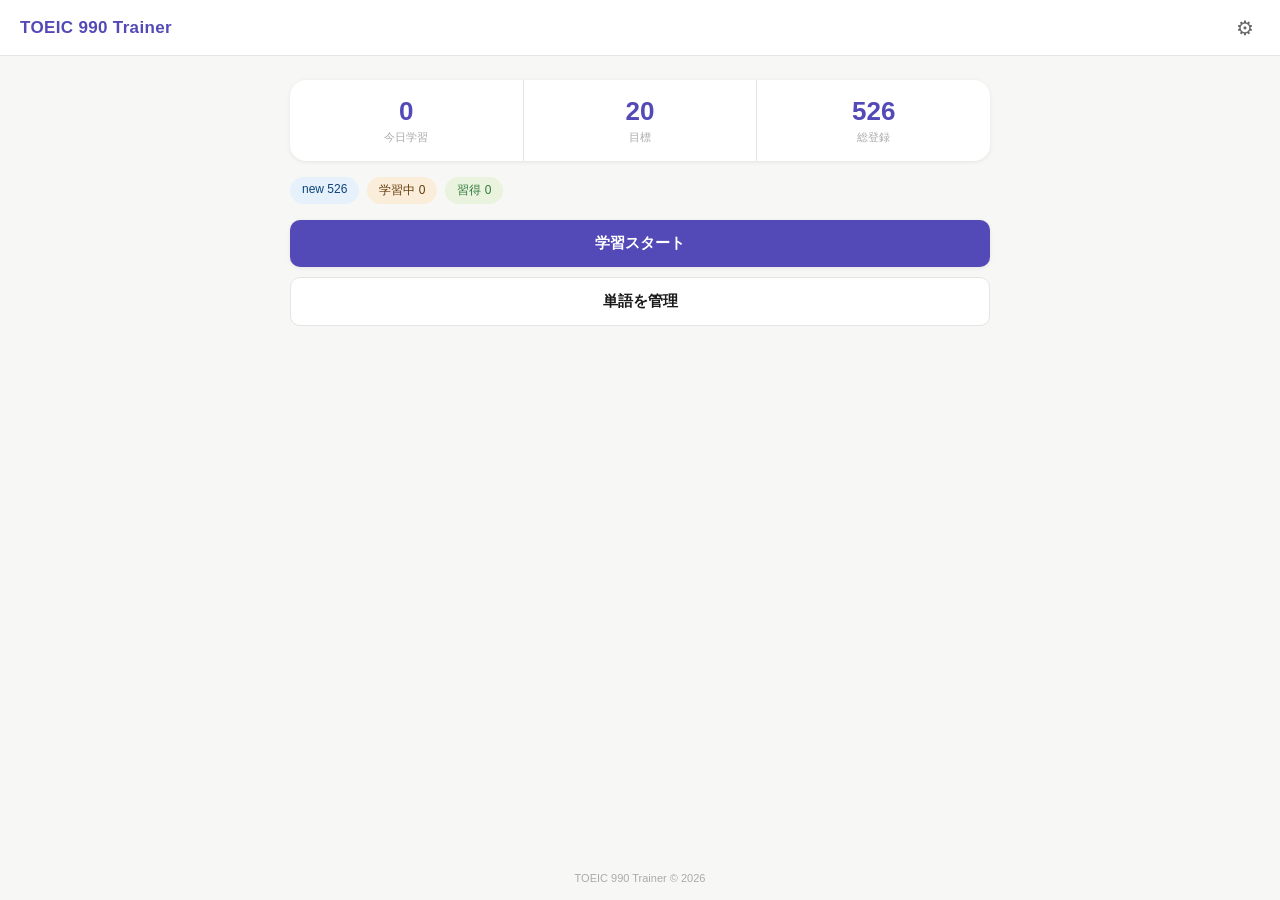
<file: index.html>
<!DOCTYPE html>
<html lang="ja">
<head>
  <meta charset="UTF-8">
  <meta name="viewport" content="width=device-width, initial-scale=1.0">
  <title>TOEIC 990 Trainer</title>
  <link rel="stylesheet" href="css/style.css">
</head>
<body>

  <!-- ヘッダー -->
  <header class="header">
    <h1 class="header__title">TOEIC 990 Trainer</h1>
    <button class="header__settings" aria-label="設定">⚙</button>
  </header>

  <!-- メインコンテンツ -->
  <main class="main">

    <!-- 進捗サマリー -->
    <section class="stats" aria-label="本日の進捗">
      <div class="stats__item">
        <span class="stats__num" id="studied-count">0</span>
        <span class="stats__label">今日学習</span>
      </div>
      <div class="stats__item">
        <span class="stats__num" id="goal-count">20</span>
        <span class="stats__label">目標</span>
      </div>
      <div class="stats__item">
        <span class="stats__num" id="total-count">0</span>
        <span class="stats__label">総登録</span>
      </div>
    </section>

    <!-- ステータス内訳 -->
    <section class="status-badges" aria-label="ステータス内訳">
      <span class="badge badge--new">new <span id="new-count">0</span></span>
      <span class="badge badge--learning">学習中 <span id="learning-count">0</span></span>
      <span class="badge badge--mastered">習得 <span id="mastered-count">0</span></span>
    </section>

    <!-- アクションボタン -->
    <div class="actions">
      <button class="btn btn--primary" id="start-btn">学習スタート</button>
      <button class="btn btn--neutral" id="manage-btn">単語を管理</button>
    </div>

  </main>

  <!-- フッター -->
  <footer class="footer">
    <p>TOEIC 990 Trainer &copy; 2026</p>
  </footer>

  <!-- JS読み込み -->
  <script src="js/storage.js"></script>
  <script src="js/home.js"></script>

</body>
</html>
</file>
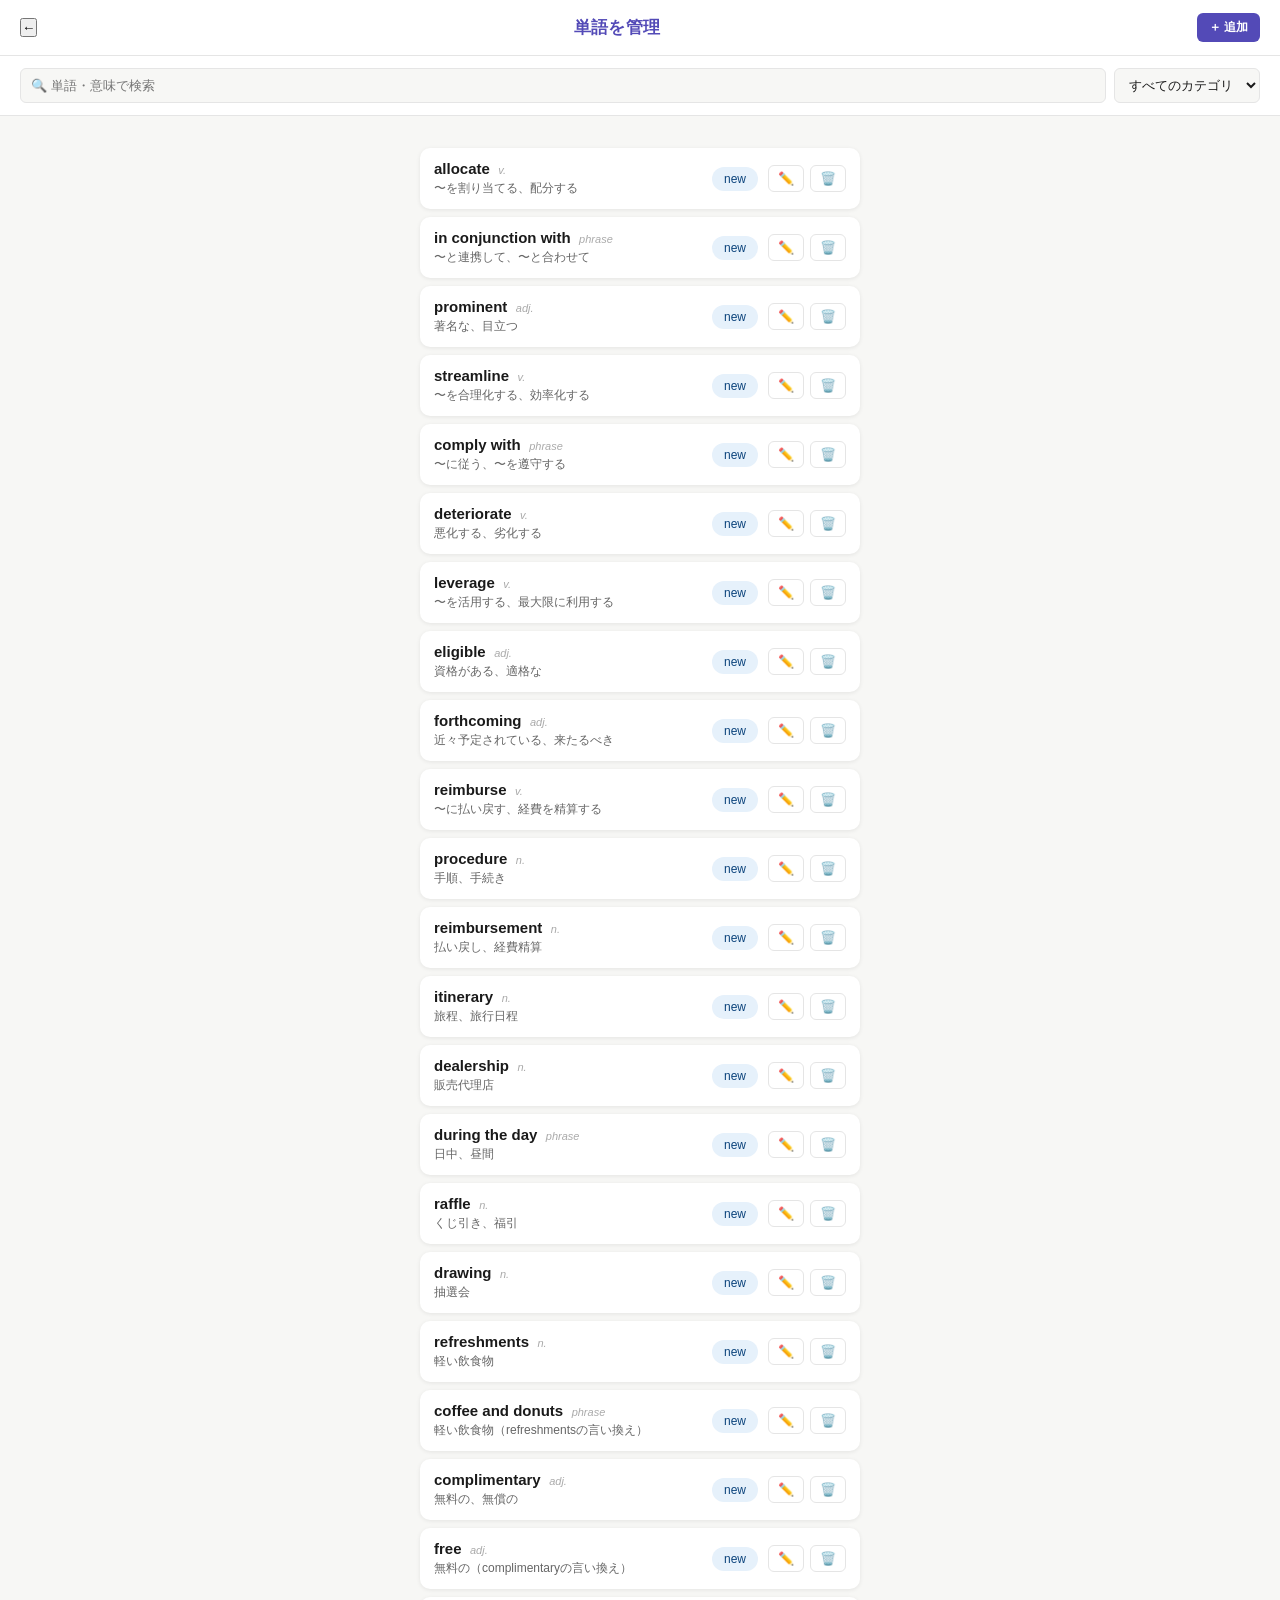
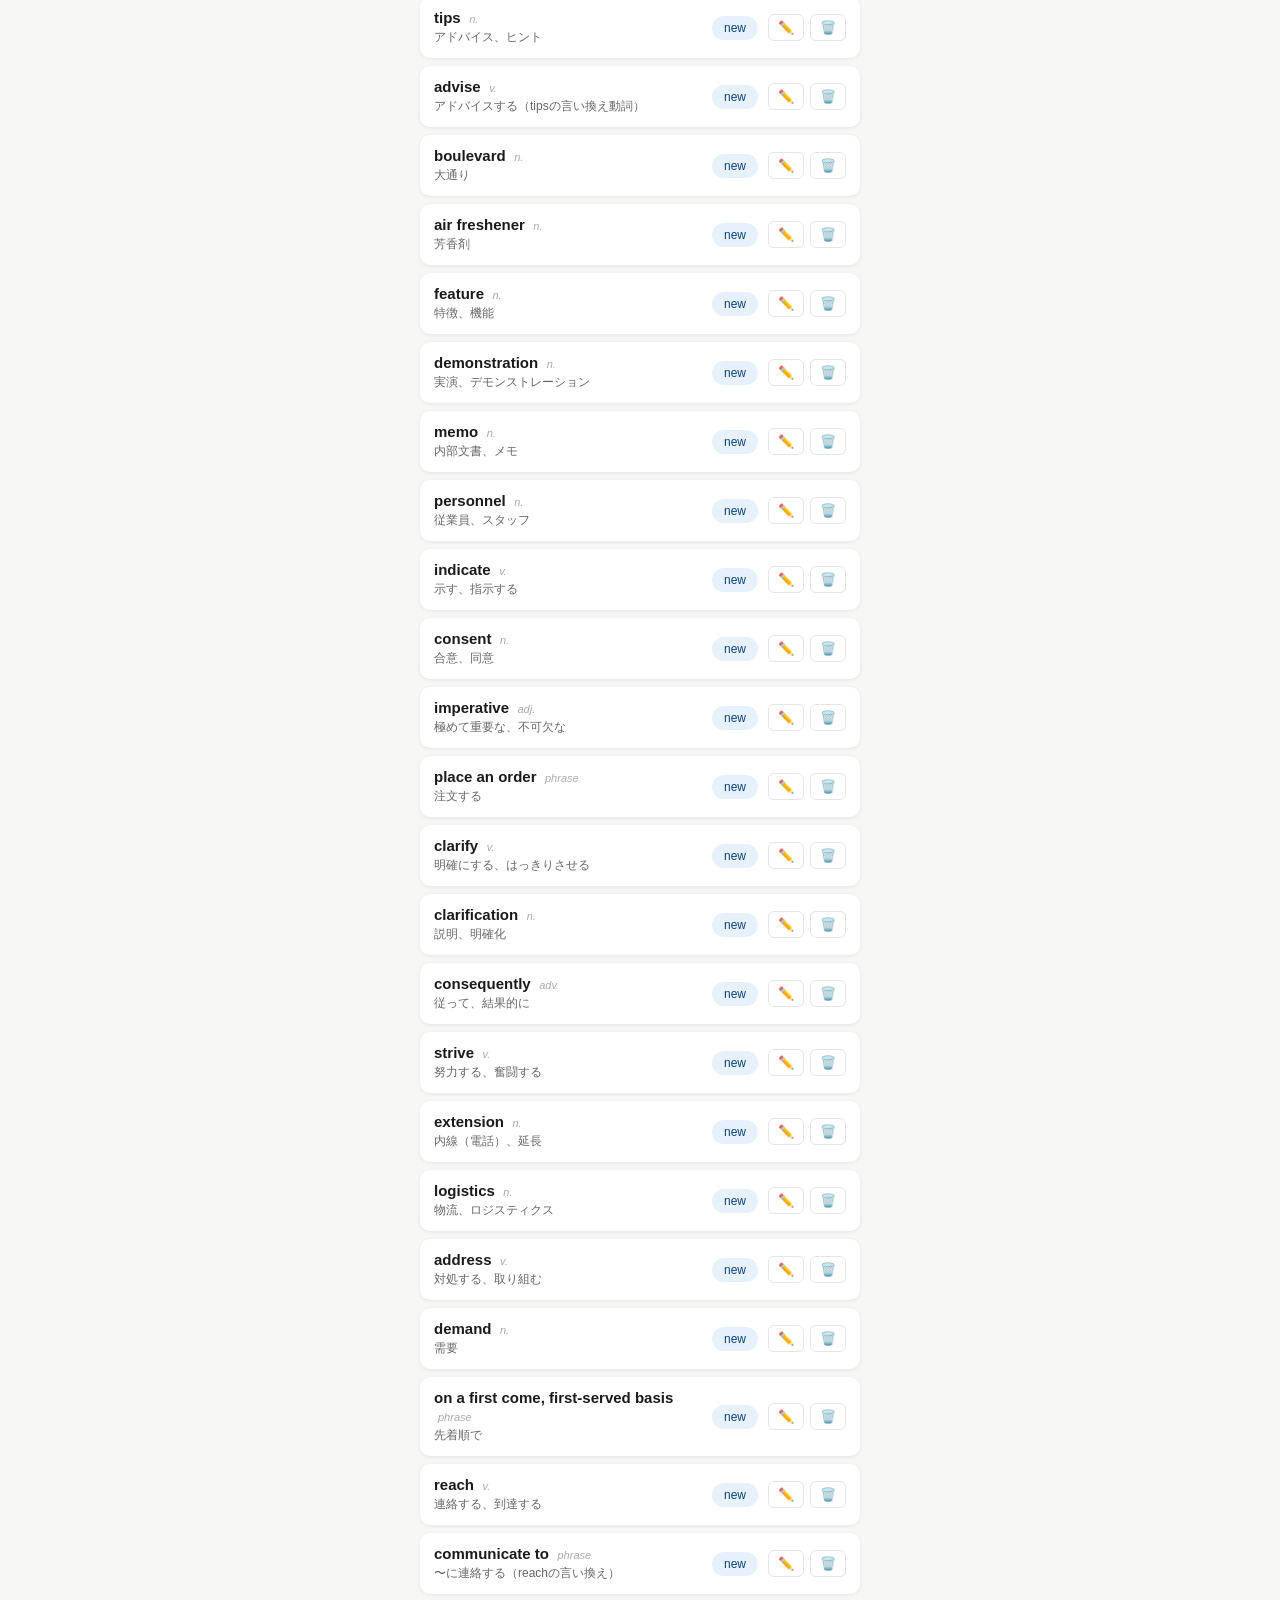
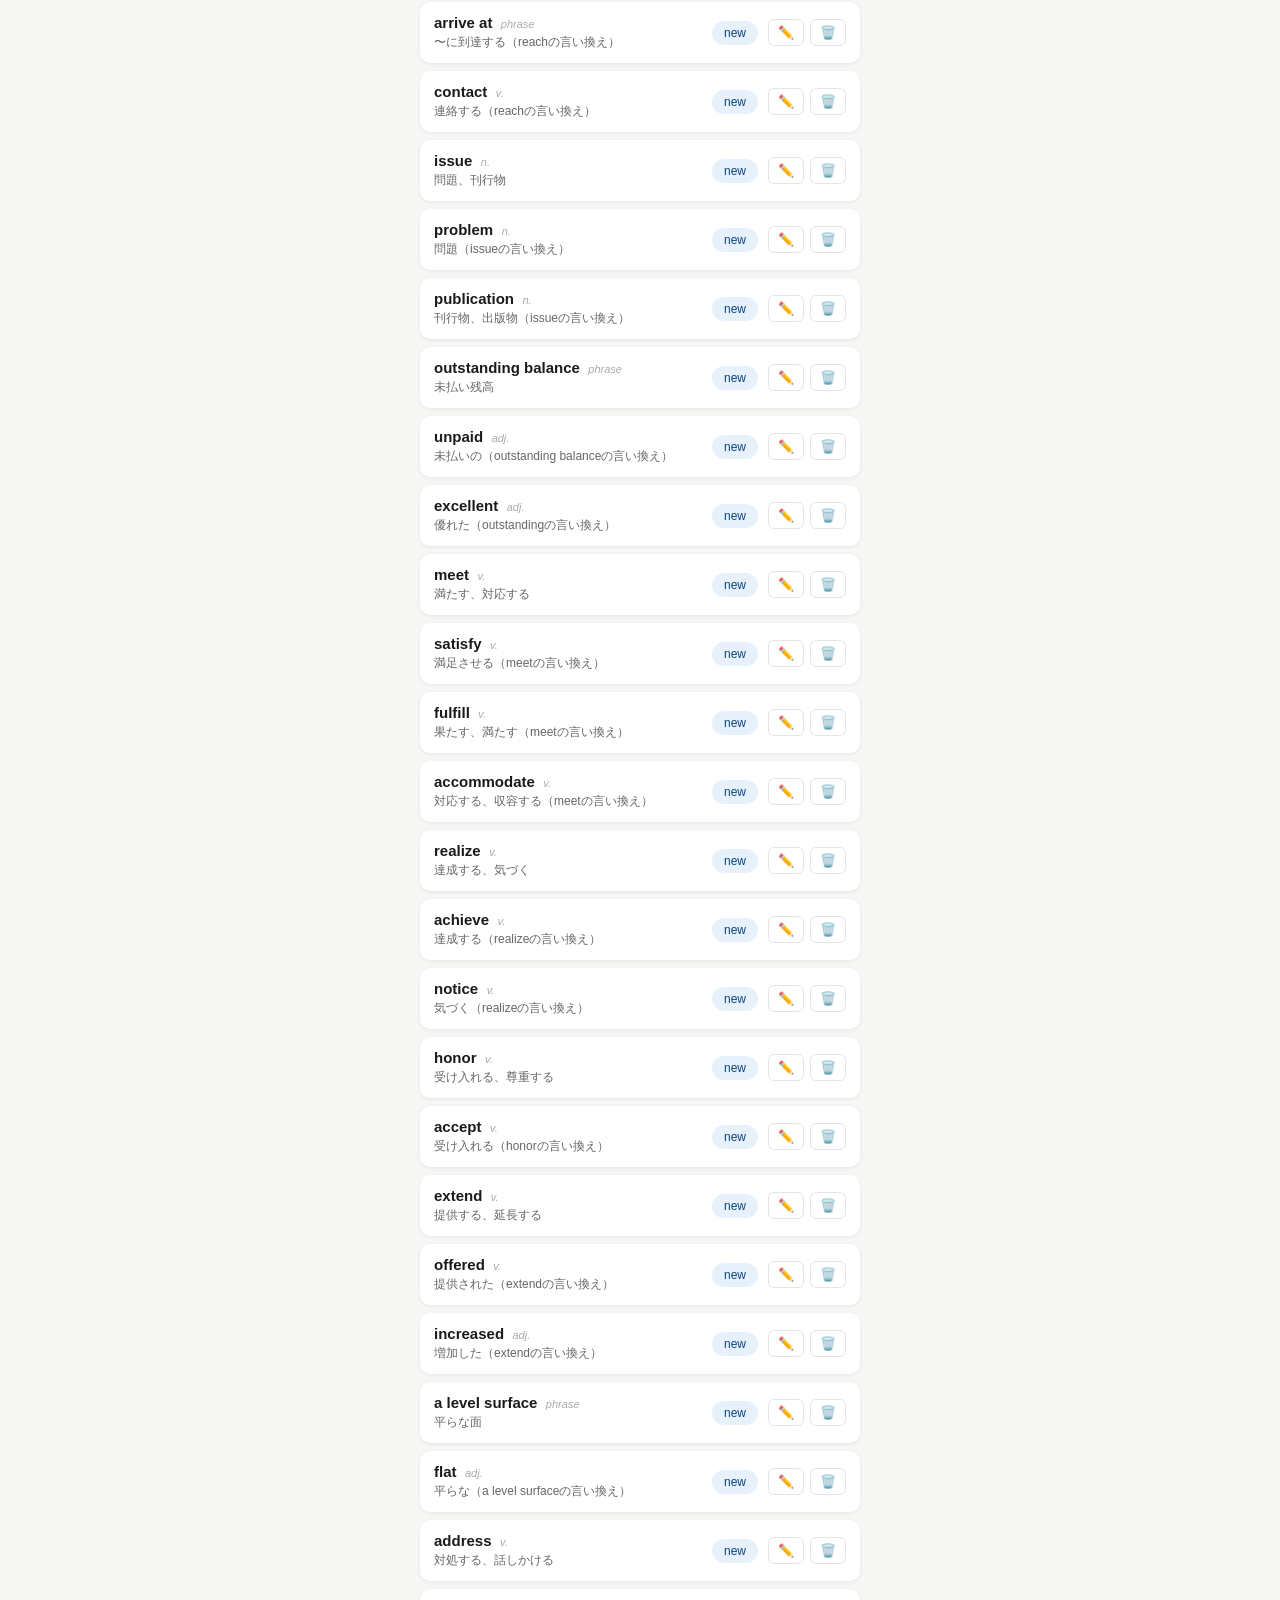
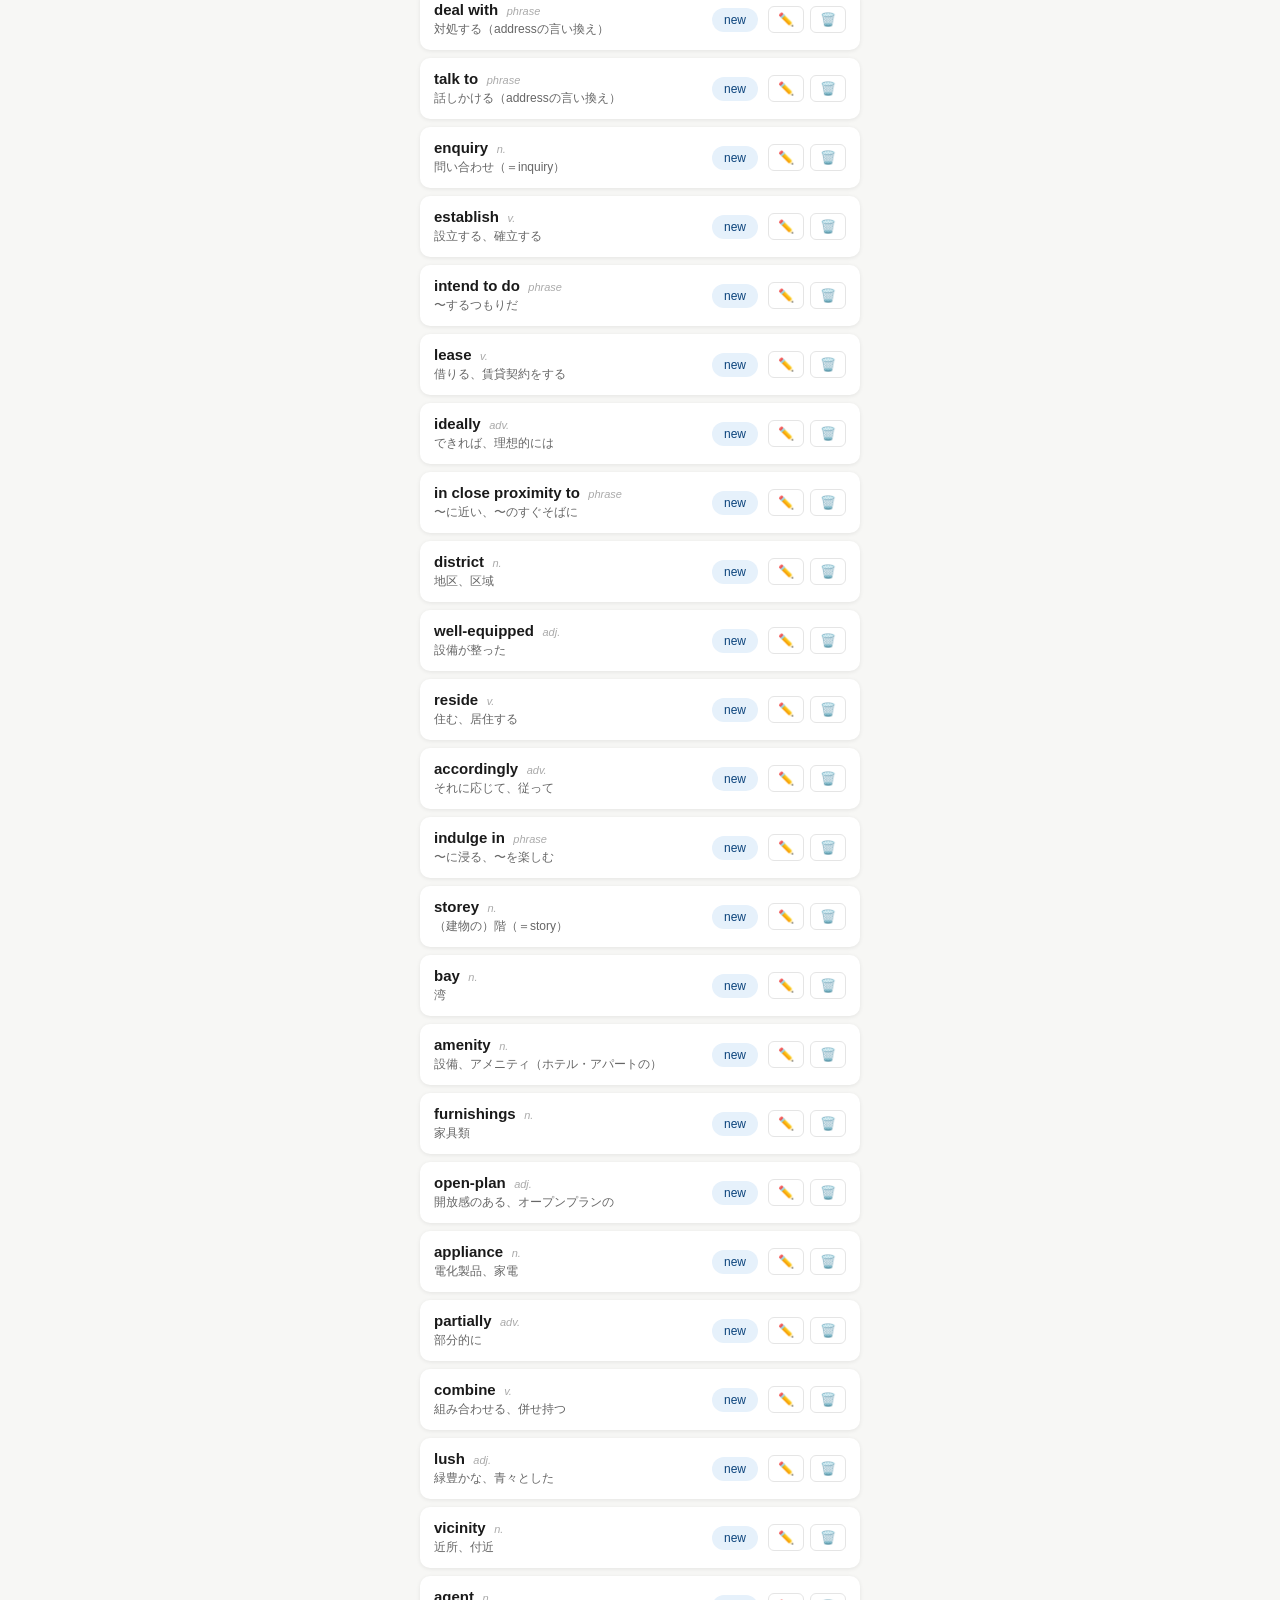
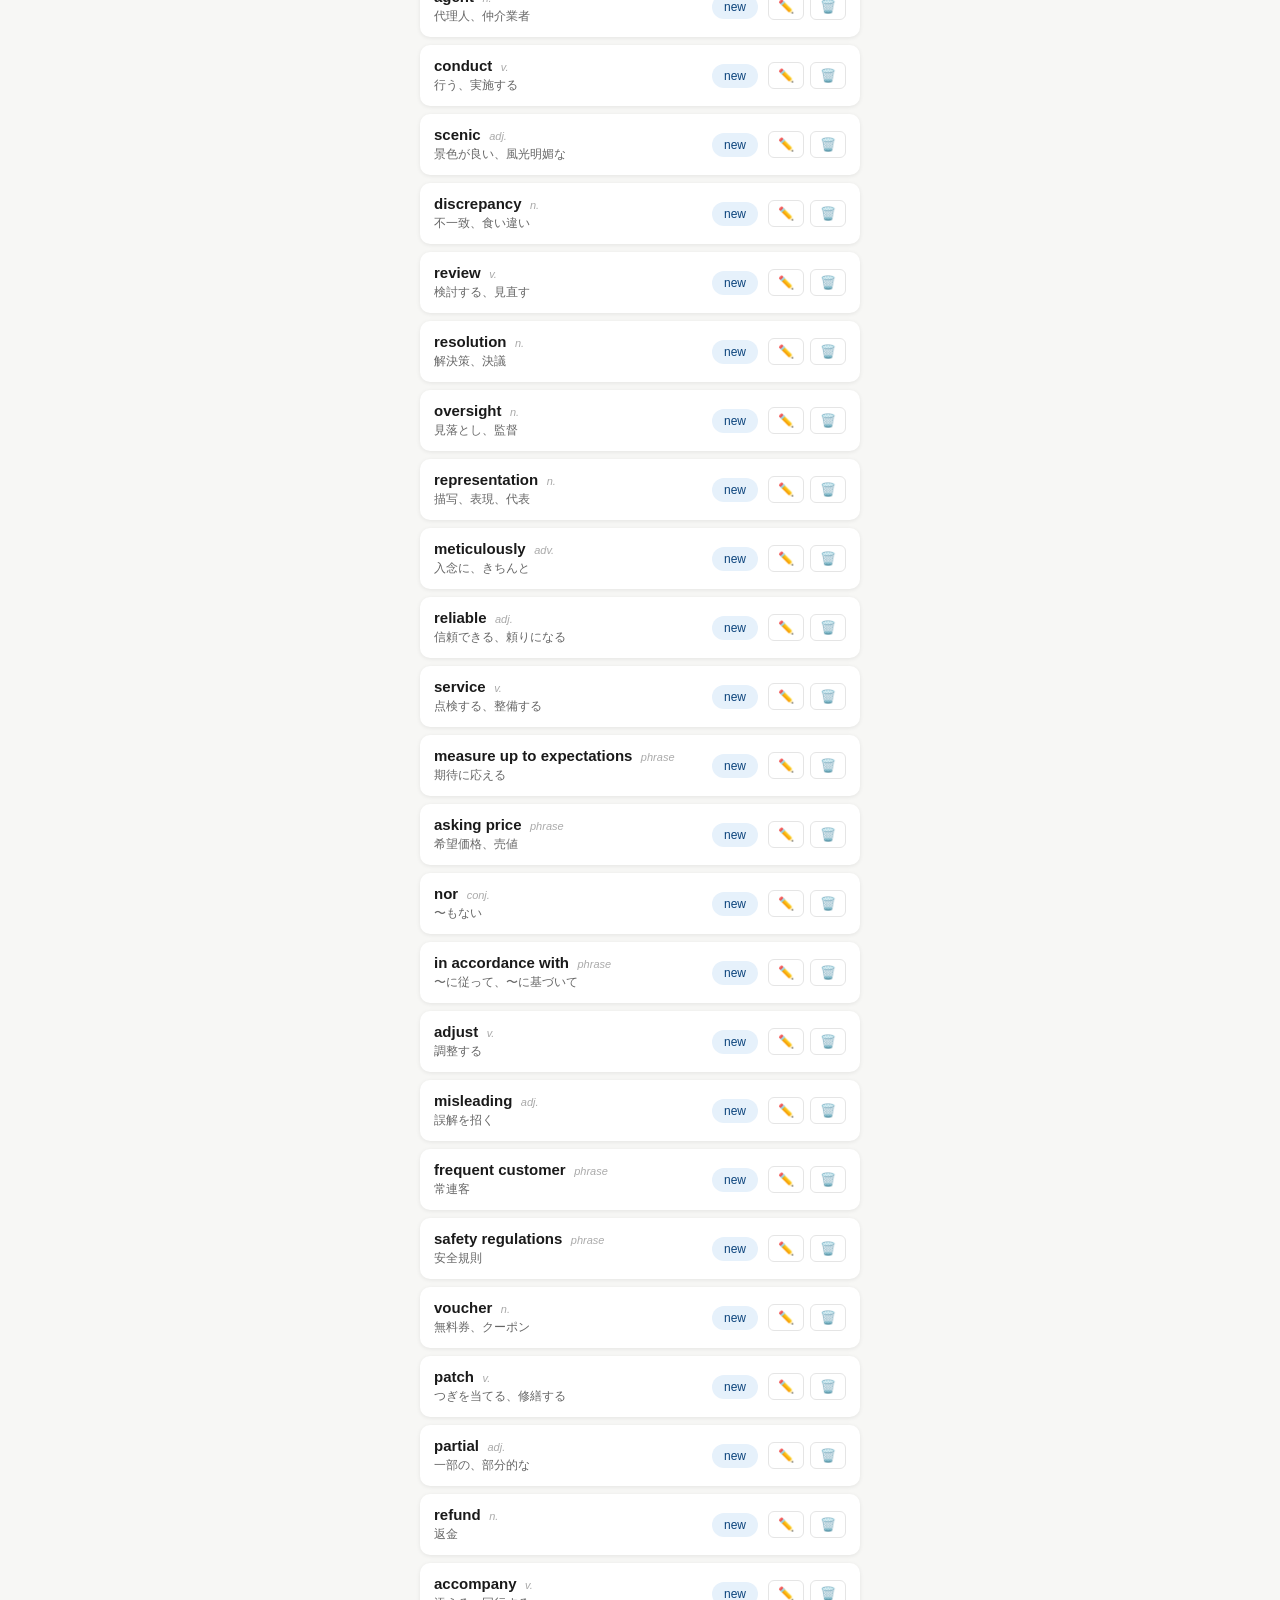
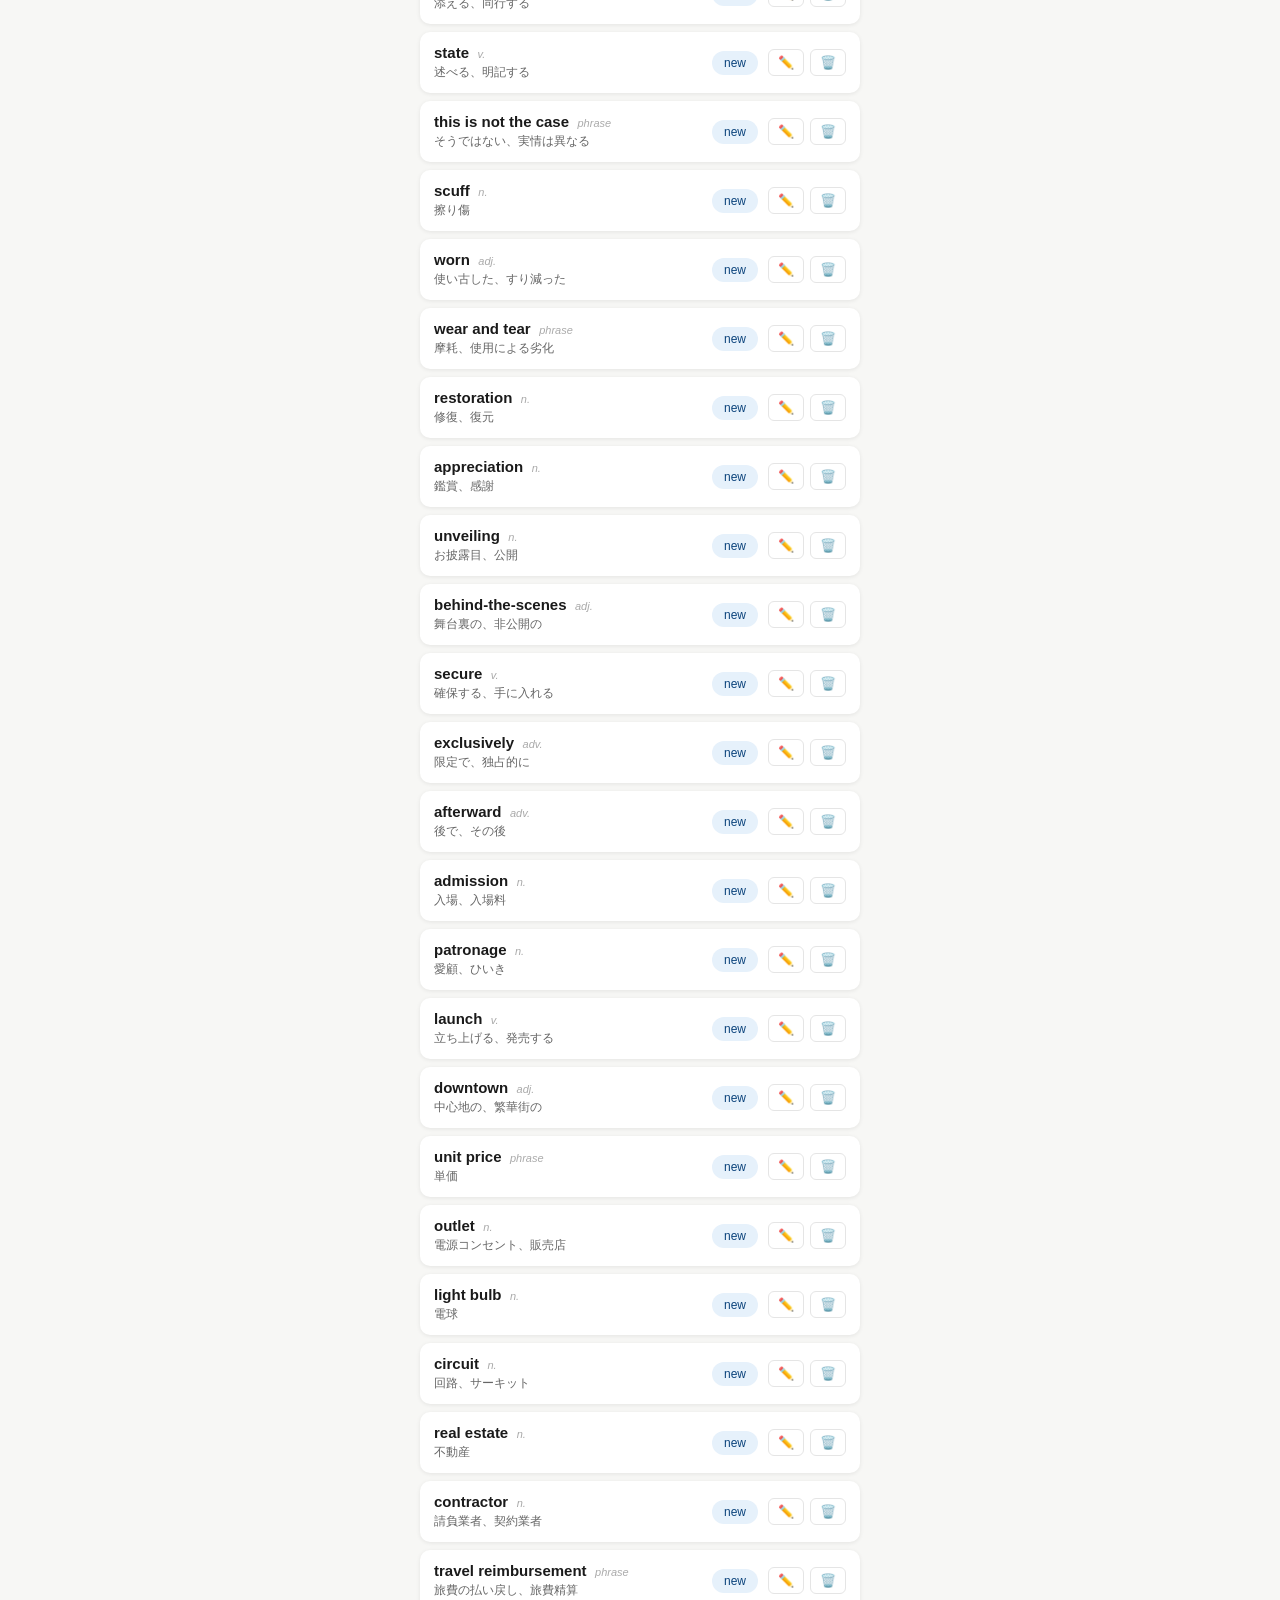
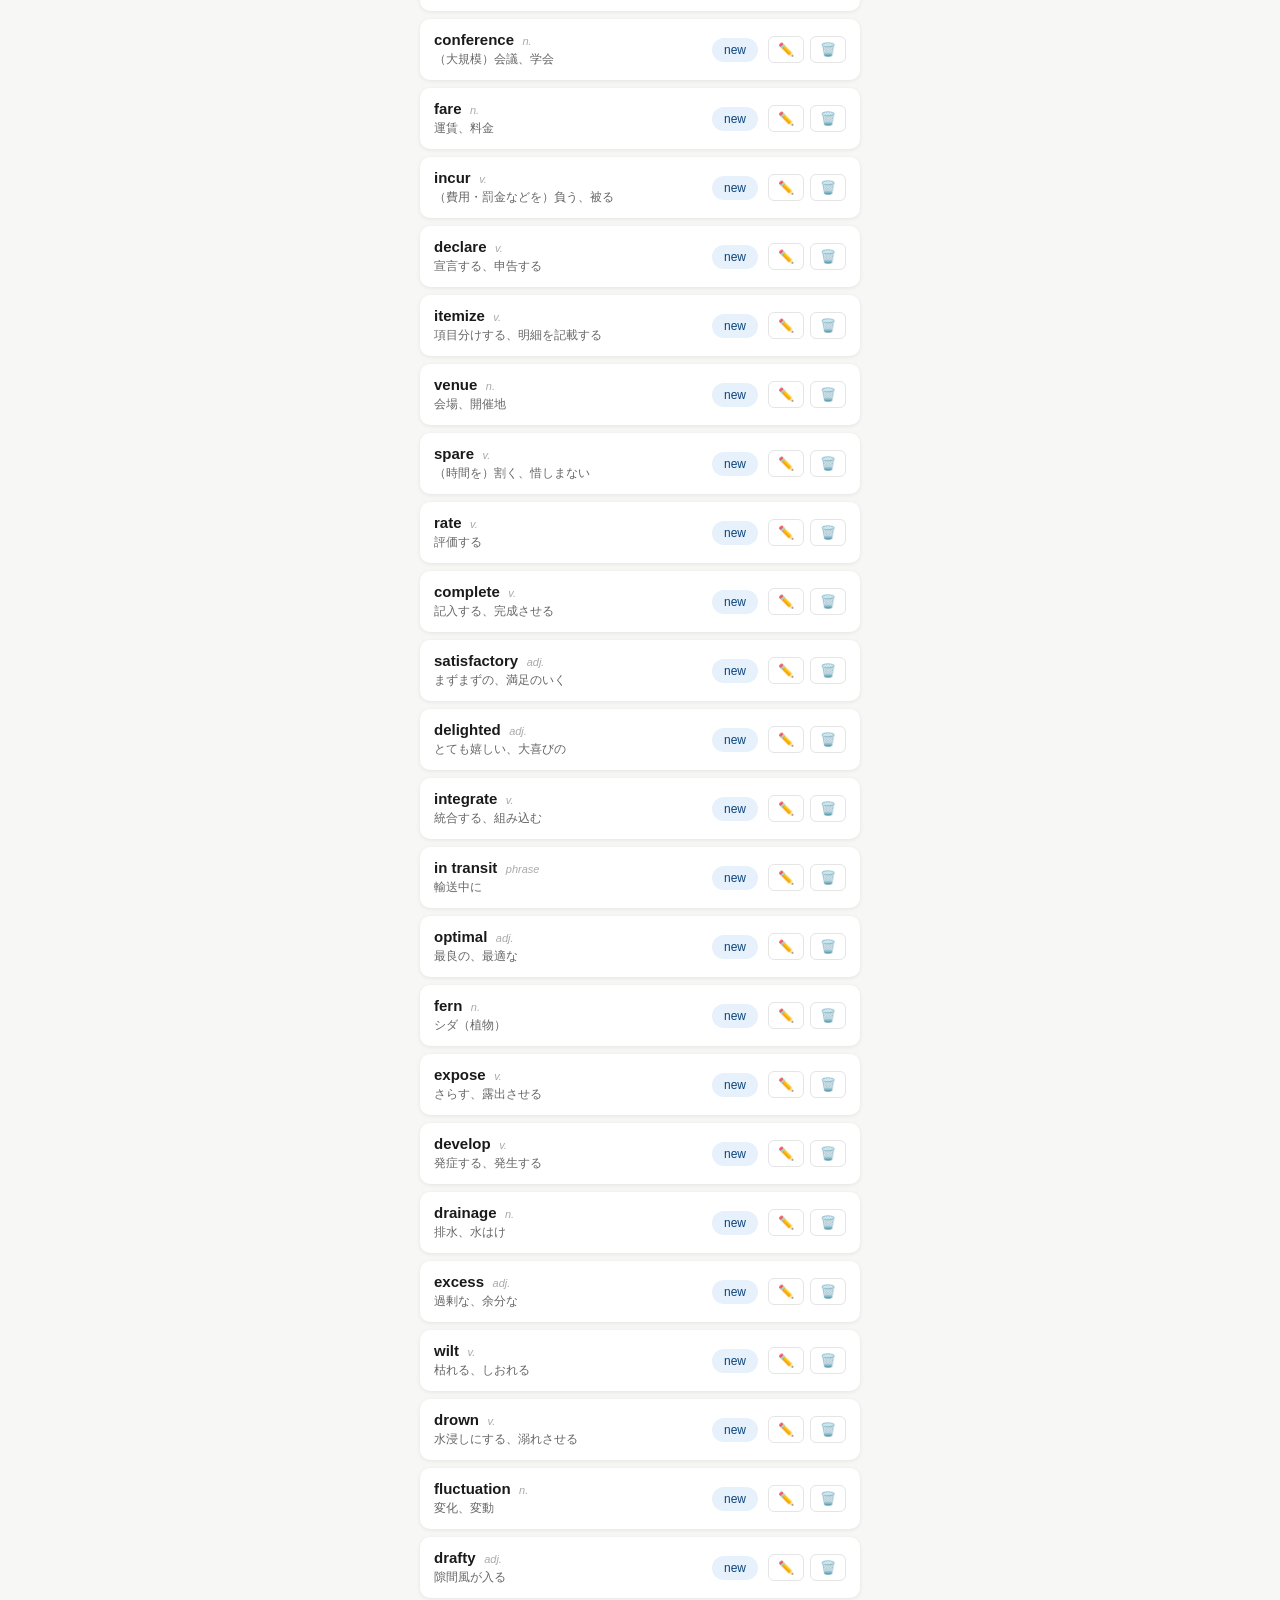
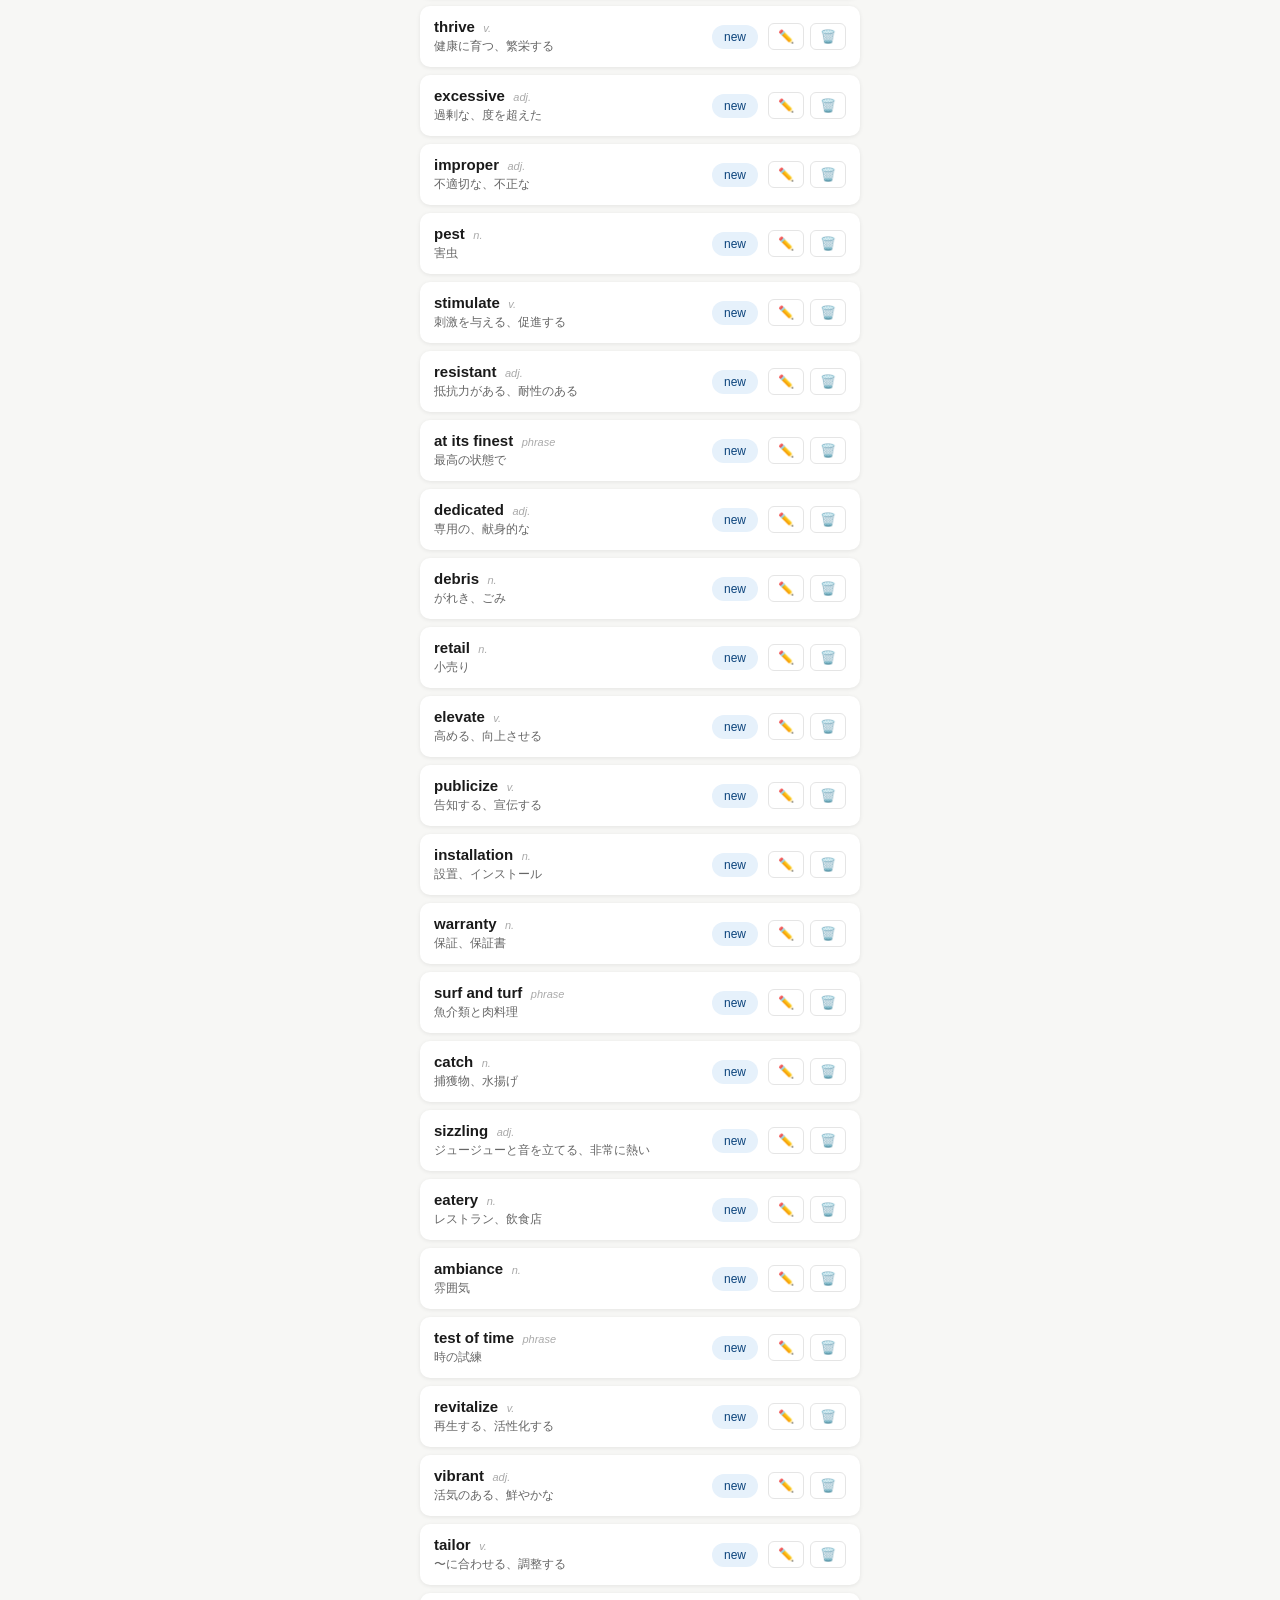
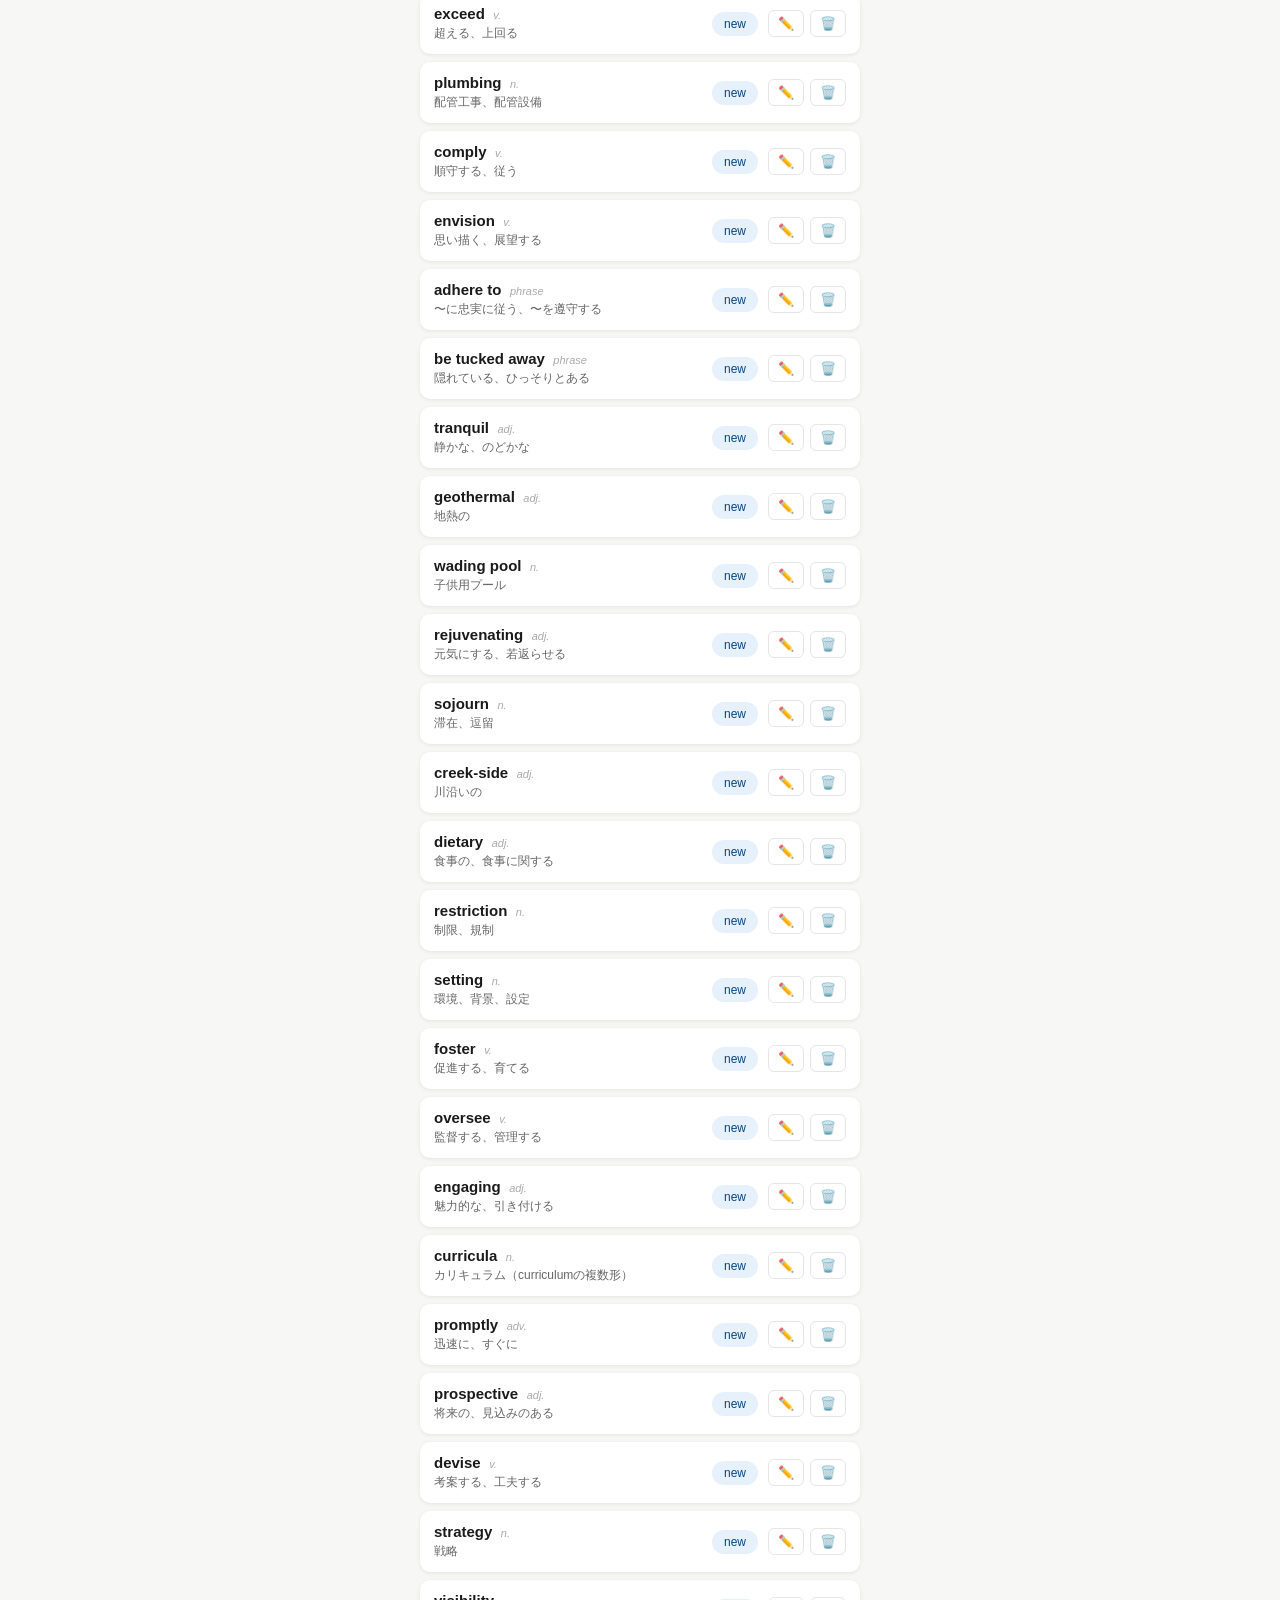
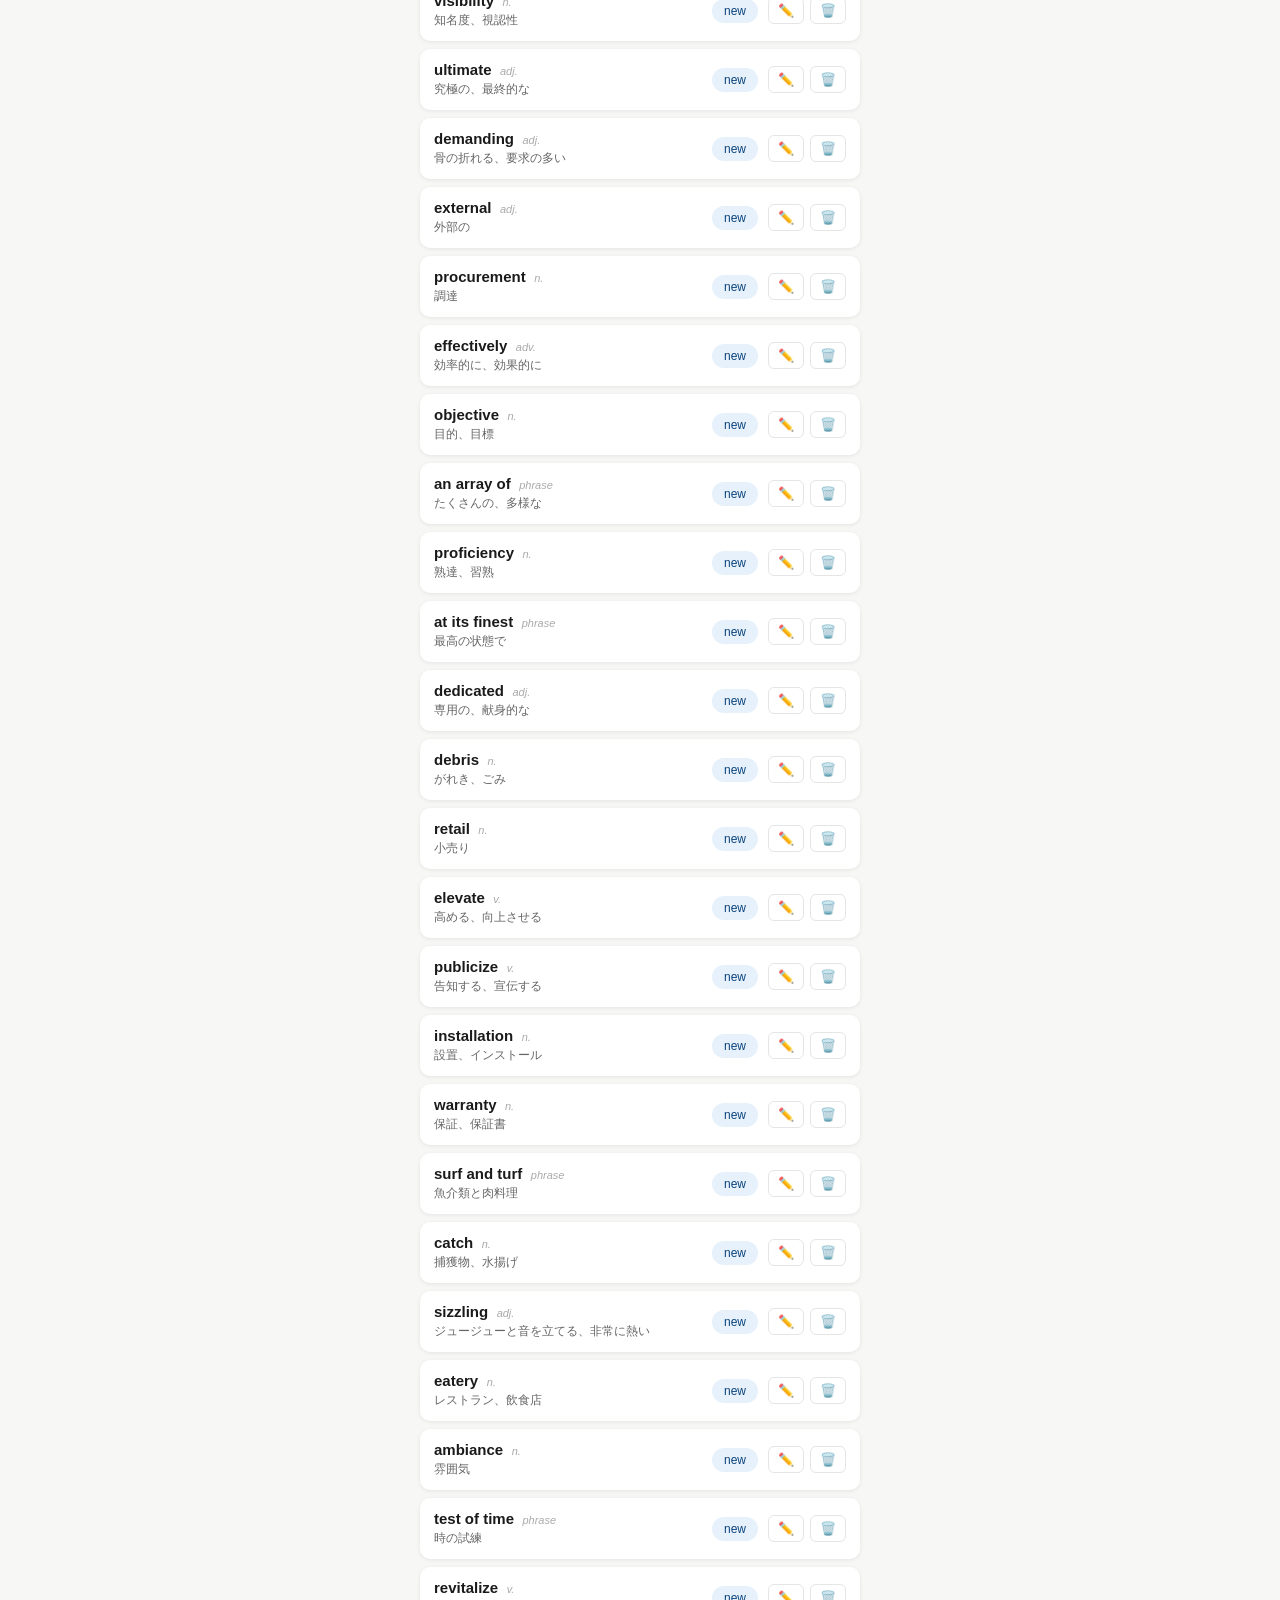
<file: manage.html>
<!DOCTYPE html>
<html lang="ja">
<head>
  <meta charset="UTF-8">
  <meta name="viewport" content="width=device-width, initial-scale=1.0">
  <title>単語管理 — TOEIC 990 Trainer</title>
  <link rel="stylesheet" href="css/style.css">
</head>
<body>

  <!-- ヘッダー -->
  <header class="header">
    <button class="header__back" id="back-btn" aria-label="ホームへ戻る">←</button>
    <span class="header__title">単語を管理</span>
    <button class="btn-add" id="add-btn" aria-label="単語を追加">＋ 追加</button>
  </header>

  <!-- 検索・フィルター -->
  <div class="search-bar">
    <input
      type="text"
      class="search-bar__input"
      id="search-input"
      placeholder="🔍 単語・意味で検索"
    >
    <select class="search-bar__select" id="category-filter">
      <option value="">すべてのカテゴリ</option>
      <option value="Part7">Part7</option>
      <option value="金の読解">金の読解</option>
      <option value="言い換え">言い換え</option>
    </select>
  </div>

  <!-- 単語一覧 -->
  <main class="main">
    <ul class="word-list" id="word-list">
      <!-- JS で動的に生成 -->
    </ul>
  </main>

  <!-- 追加・編集フォーム（初期は非表示） -->
  <div class="modal-overlay" id="modal-overlay">
    <div class="modal">
      <h2 class="modal__title" id="modal-title">単語を追加</h2>

      <div class="modal__field">
        <label class="modal__label" for="input-word">英単語・熟語 *</label>
        <input type="text" class="modal__input" id="input-word" placeholder="例: allocate">
      </div>

      <div class="modal__field">
        <label class="modal__label" for="input-pos">品詞 *</label>
        <select class="modal__input" id="input-pos">
          <option value="v.">v.（動詞）</option>
          <option value="n.">n.（名詞）</option>
          <option value="adj.">adj.（形容詞）</option>
          <option value="adv.">adv.（副詞）</option>
          <option value="phrase">phrase（熟語）</option>
          <option value="conj.">conj.（接続詞）</option>
        </select>
      </div>

      <div class="modal__field">
        <label class="modal__label" for="input-meaning">日本語の意味 *</label>
        <input type="text" class="modal__input" id="input-meaning" placeholder="例: 〜を割り当てる">
      </div>

      <div class="modal__field">
        <label class="modal__label" for="input-example">英語例文</label>
        <textarea class="modal__input modal__textarea" id="input-example" placeholder="例: The budget was allocated to three departments."></textarea>
      </div>

      <div class="modal__field">
        <label class="modal__label" for="input-example-ja">例文の日本語訳</label>
        <textarea class="modal__input modal__textarea" id="input-example-ja" placeholder="例: 予算は3つの部署に配分された。"></textarea>
      </div>

      <div class="modal__field">
        <label class="modal__label" for="input-category">カテゴリ</label>
        <input type="text" class="modal__input" id="input-category" placeholder="例: Part7, 金の読解, 言い換え">
      </div>

      <div class="modal__actions">
        <button class="btn btn--neutral" id="cancel-btn">キャンセル</button>
        <button class="btn btn--primary" id="save-btn">保存</button>
      </div>
    </div>
  </div>

  <!-- JS読み込み -->
  <script src="js/storage.js"></script>
  <script src="js/manage.js"></script>

</body>
</html>
</file>
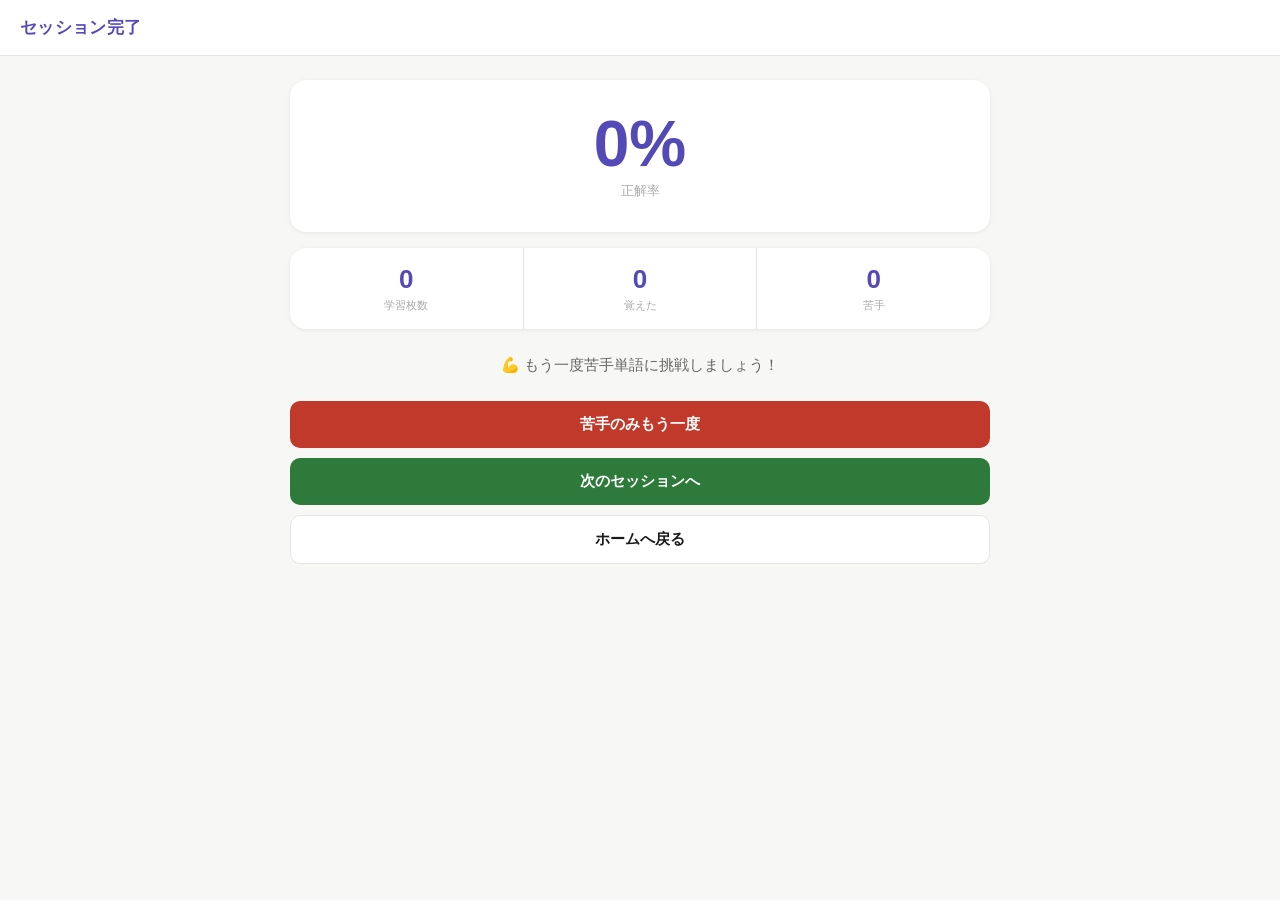
<file: result.html>
<!DOCTYPE html>
<html lang="ja">

<head>
  <meta charset="UTF-8">
  <meta name="viewport" content="width=device-width, initial-scale=1.0">
  <title>結果 — TOEIC 990 Trainer</title>
  <link rel="stylesheet" href="css/style.css">
</head>

<body>

  <!-- ヘッダー -->
  <header class="header">
    <span class="header__title">セッション完了</span>
  </header>

  <!-- メインコンテンツ -->
  <main class="main">

    <!-- スコア -->
    <section class="result-score" aria-label="正解率">
      <p class="result-score__num" id="score-percent">0%</p>
      <p class="result-score__label">正解率</p>
    </section>

    <!-- 統計 -->
    <section class="stats" aria-label="セッション結果">
      <div class="stats__item">
        <span class="stats__num" id="result-studied">0</span>
        <span class="stats__label">学習枚数</span>
      </div>
      <div class="stats__item">
        <span class="stats__num" id="result-correct">0</span>
        <span class="stats__label">覚えた</span>
      </div>
      <div class="stats__item">
        <span class="stats__num" id="result-miss">0</span>
        <span class="stats__label">苦手</span>
      </div>
    </section>

    <!-- メッセージ -->
    <p class="result-message" id="result-message"></p>

    <!-- アクションボタン -->
    <div class="actions">
      <button class="btn btn--danger" id="retry-btn">苦手のみもう一度</button>
      <button class="btn btn--success" id="next-btn">次のセッションへ</button>
      <button class="btn btn--neutral" id="home-btn">ホームへ戻る</button>
    </div>

  </main>

  <!-- JS読み込み -->
  <script src="js/storage.js"></script>
  <script src="js/result.js"></script>

</body>

</html>
</file>
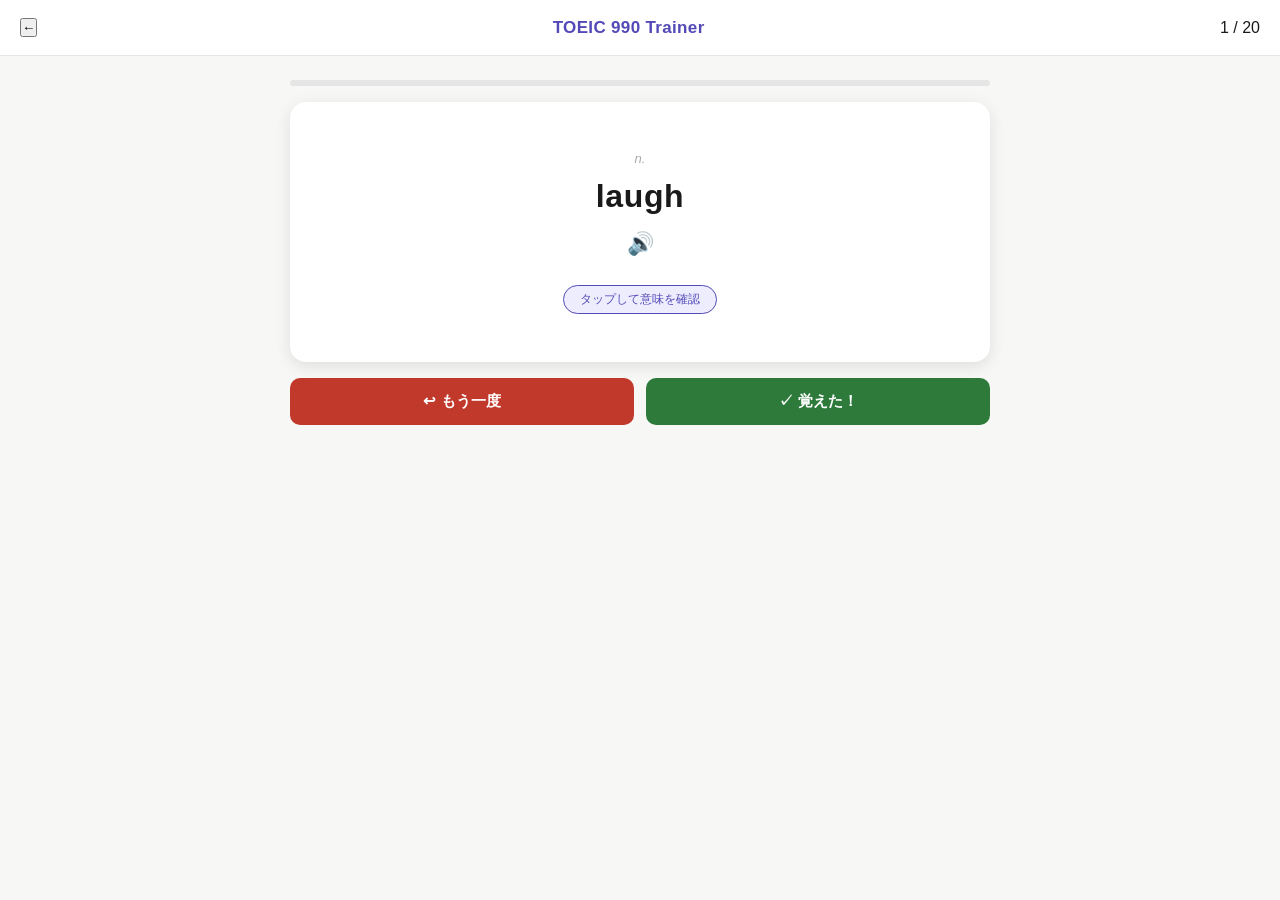
<file: study.html>
<!DOCTYPE html>
<html lang="ja">

<head>
  <meta charset="UTF-8">
  <meta name="viewport" content="width=device-width, initial-scale=1.0">
  <title>学習 — TOEIC 990 Trainer</title>
  <link rel="stylesheet" href="css/style.css">
</head>

<body>

  <!-- ヘッダー -->
  <header class="header">
    <button class="header__back" id="back-btn" aria-label="ホームへ戻る">←</button>
    <span class="header__title">TOEIC 990 Trainer</span>
    <span class="header__progress" id="progress-text">1 / 20</span>
  </header>

  <!-- メインコンテンツ -->
  <main class="main">

    <!-- プログレスバー -->
    <div class="progress-bar" aria-label="学習進捗">
      <div class="progress-bar__fill" id="progress-fill"></div>
    </div>

    <!-- フリップカード -->
    <div class="card-wrap">
      <div class="card" id="card">
        <!-- 表面：単語 -->
        <div class="card__front">
          <span class="card__pos" id="card-pos">v.</span>
          <p class="card__word" id="card-word">allocate</p>
          <button class="card__speak" id="speak-btn" aria-label="発音を聞く">🔊</button>
          <p class="card__hint">タップして意味を確認</p>
        </div>
        <!-- 裏面：意味・例文 -->
        <div class="card__back">
          <p class="card__meaning" id="card-meaning">〜を割り当てる、配分する</p>
          <p class="card__example" id="card-example">The budget was allocated to three departments.</p>
          <p class="card__example-ja" id="card-example-ja">予算は3つの部署に配分された。</p>
          <button class="card__speak card__speak--back" id="speak-btn-back" aria-label="発音を聞く">🔊</button>
        </div>
      </div>
    </div>

    <!-- 仕分けボタン -->
    <div class="judge-buttons" id="judge-buttons">
      <button class="btn btn--danger" id="miss-btn">↩ もう一度</button>
      <button class="btn btn--success" id="correct-btn">✓ 覚えた！</button>
    </div>

  </main>

  <!-- JS読み込み -->
  <script src="js/storage.js"></script>
  <script src="js/study.js"></script>

</body>

</html>
</file>
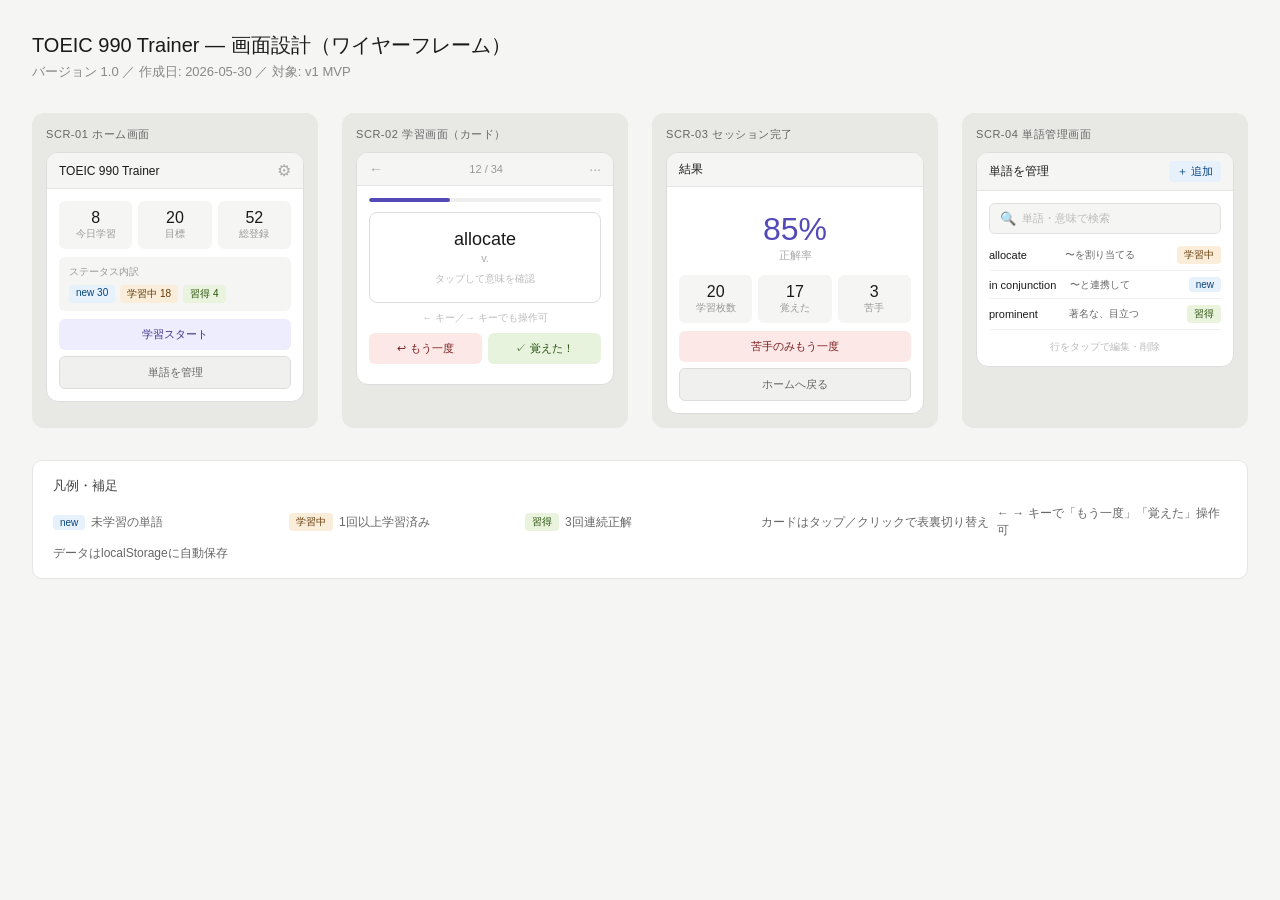
<file: docs/wireframe.html>
<!DOCTYPE html>
<html lang="ja">
<head>
  <meta charset="UTF-8">
  <meta name="viewport" content="width=device-width, initial-scale=1.0">
  <title>TOEIC 990 Trainer — ワイヤーフレーム</title>
  <style>
    * { box-sizing: border-box; margin: 0; padding: 0; }
    body {
      font-family: -apple-system, BlinkMacSystemFont, "Segoe UI", sans-serif;
      background: #f5f5f3;
      color: #1a1a1a;
      padding: 2rem;
    }
    h1 {
      font-size: 20px;
      font-weight: 500;
      margin-bottom: 4px;
    }
    .meta {
      font-size: 13px;
      color: #888;
      margin-bottom: 2rem;
    }
    .screens-grid {
      display: grid;
      grid-template-columns: repeat(auto-fit, minmax(260px, 1fr));
      gap: 24px;
    }
    .screen {
      background: #e8e8e5;
      border-radius: 12px;
      padding: 14px;
    }
    .screen-label {
      font-size: 11px;
      font-weight: 500;
      color: #666;
      margin-bottom: 10px;
      letter-spacing: 0.05em;
      text-transform: uppercase;
    }
    .phone {
      background: #fff;
      border: 1px solid #ddd;
      border-radius: 12px;
      overflow: hidden;
    }
    .ph-bar {
      background: #f5f5f3;
      border-bottom: 1px solid #e5e5e5;
      padding: 8px 12px;
      display: flex;
      align-items: center;
      justify-content: space-between;
    }
    .ph-bar-title { font-size: 12px; font-weight: 500; }
    .ph-bar-sub { font-size: 11px; color: #999; }
    .ph-body { padding: 12px; }
    .wf-block {
      background: #f5f5f3;
      border-radius: 6px;
      margin-bottom: 8px;
      padding: 8px 10px;
    }
    .wf-label { font-size: 10px; color: #999; margin-bottom: 4px; }
    .wf-title { font-size: 12px; font-weight: 500; }
    .wf-row { display: flex; gap: 6px; margin-bottom: 8px; }
    .wf-btn {
      flex: 1;
      border-radius: 6px;
      padding: 8px 4px;
      text-align: center;
      font-size: 11px;
      font-weight: 500;
      cursor: default;
    }
    .wf-btn-danger  { background: #fde8e8; color: #7a1f1f; }
    .wf-btn-success { background: #e8f3de; color: #275010; }
    .wf-btn-primary { background: #eeedfe; color: #3c3489; }
    .wf-btn-neutral { background: #f0f0ee; color: #666; border: 1px solid #ddd; }
    .wf-card-flip {
      border: 1px solid #ddd;
      border-radius: 8px;
      padding: 16px 10px;
      text-align: center;
      margin-bottom: 8px;
      min-height: 80px;
      display: flex;
      flex-direction: column;
      align-items: center;
      justify-content: center;
    }
    .wf-word { font-size: 18px; font-weight: 500; }
    .wf-pos  { font-size: 11px; color: #aaa; margin-top: 2px; }
    .wf-hint { font-size: 10px; color: #bbb; margin-top: 8px; }
    .wf-progress-bar {
      height: 4px;
      background: #eee;
      border-radius: 2px;
      margin-bottom: 10px;
      overflow: hidden;
    }
    .wf-progress-fill {
      height: 100%;
      border-radius: 2px;
      background: #534ab7;
      width: 35%;
    }
    .wf-stat-row { display: flex; gap: 6px; margin-bottom: 8px; }
    .wf-stat {
      flex: 1;
      background: #f5f5f3;
      border-radius: 6px;
      padding: 8px 4px;
      text-align: center;
    }
    .wf-stat-num { font-size: 16px; font-weight: 500; }
    .wf-stat-lbl { font-size: 10px; color: #999; }
    .wf-badge {
      font-size: 10px;
      padding: 2px 7px;
      border-radius: 4px;
      display: inline-block;
    }
    .wf-badge-new    { background: #e6f1fb; color: #0c447c; }
    .wf-badge-learn  { background: #faeeda; color: #633806; }
    .wf-badge-master { background: #eaf3de; color: #27500a; }
    .wf-input {
      background: #f5f5f3;
      border: 1px solid #e0e0e0;
      border-radius: 6px;
      padding: 7px 10px;
      margin-bottom: 6px;
      width: 100%;
      display: flex;
      align-items: center;
      gap: 6px;
    }
    .wf-input-text { font-size: 11px; color: #bbb; }
    .wf-table-row {
      display: flex;
      align-items: center;
      gap: 6px;
      padding: 6px 0;
      border-bottom: 1px solid #f0f0ee;
    }
    .wf-table-word { font-size: 11px; font-weight: 500; flex: 2; }
    .wf-table-mean { font-size: 10px; color: #666; flex: 3; }
    .wf-result-score { text-align: center; padding: 12px; }
    .wf-result-num { font-size: 32px; font-weight: 500; color: #534ab7; }
    .wf-result-lbl { font-size: 11px; color: #aaa; }
    .badge-row { display: flex; gap: 5px; margin-top: 6px; flex-wrap: wrap; }
    .legend {
      margin-top: 2rem;
      padding: 1rem 1.25rem;
      background: #fff;
      border-radius: 10px;
      border: 1px solid #e5e5e5;
    }
    .legend h2 { font-size: 13px; font-weight: 500; margin-bottom: 10px; color: #444; }
    .legend-grid { display: grid; grid-template-columns: repeat(auto-fit, minmax(200px, 1fr)); gap: 6px; }
    .legend-item { font-size: 12px; color: #666; display: flex; align-items: center; gap: 6px; }
  </style>
</head>
<body>

  <h1>TOEIC 990 Trainer — 画面設計（ワイヤーフレーム）</h1>
  <p class="meta">バージョン 1.0 ／ 作成日: 2026-05-30 ／ 対象: v1 MVP</p>

  <div class="screens-grid">

    <!-- SCR-01 ホーム -->
    <div class="screen">
      <div class="screen-label">SCR-01 ホーム画面</div>
      <div class="phone">
        <div class="ph-bar">
          <span class="ph-bar-title">TOEIC 990 Trainer</span>
          <span style="font-size:16px;color:#aaa;">⚙</span>
        </div>
        <div class="ph-body">
          <div class="wf-stat-row">
            <div class="wf-stat"><div class="wf-stat-num">8</div><div class="wf-stat-lbl">今日学習</div></div>
            <div class="wf-stat"><div class="wf-stat-num">20</div><div class="wf-stat-lbl">目標</div></div>
            <div class="wf-stat"><div class="wf-stat-num">52</div><div class="wf-stat-lbl">総登録</div></div>
          </div>
          <div class="wf-block">
            <div class="wf-label">ステータス内訳</div>
            <div class="badge-row">
              <span class="wf-badge wf-badge-new">new 30</span>
              <span class="wf-badge wf-badge-learn">学習中 18</span>
              <span class="wf-badge wf-badge-master">習得 4</span>
            </div>
          </div>
          <div class="wf-btn wf-btn-primary" style="margin-bottom:6px;">学習スタート</div>
          <div class="wf-btn wf-btn-neutral">単語を管理</div>
        </div>
      </div>
    </div>

    <!-- SCR-02 学習画面 -->
    <div class="screen">
      <div class="screen-label">SCR-02 学習画面（カード）</div>
      <div class="phone">
        <div class="ph-bar">
          <span style="font-size:14px;color:#aaa;">←</span>
          <span class="ph-bar-sub">12 / 34</span>
          <span style="font-size:14px;color:#aaa;">···</span>
        </div>
        <div class="ph-body">
          <div class="wf-progress-bar"><div class="wf-progress-fill"></div></div>
          <div class="wf-card-flip">
            <div class="wf-word">allocate</div>
            <div class="wf-pos">v.</div>
            <div class="wf-hint">タップして意味を確認</div>
          </div>
          <div style="font-size:10px;color:#bbb;text-align:center;margin-bottom:8px;">← キー／→ キーでも操作可</div>
          <div class="wf-row">
            <div class="wf-btn wf-btn-danger">↩ もう一度</div>
            <div class="wf-btn wf-btn-success">✓ 覚えた！</div>
          </div>
        </div>
      </div>
    </div>

    <!-- SCR-03 完了画面 -->
    <div class="screen">
      <div class="screen-label">SCR-03 セッション完了</div>
      <div class="phone">
        <div class="ph-bar">
          <span class="ph-bar-title">結果</span>
        </div>
        <div class="ph-body">
          <div class="wf-result-score">
            <div class="wf-result-num">85%</div>
            <div class="wf-result-lbl">正解率</div>
          </div>
          <div class="wf-stat-row">
            <div class="wf-stat"><div class="wf-stat-num">20</div><div class="wf-stat-lbl">学習枚数</div></div>
            <div class="wf-stat"><div class="wf-stat-num">17</div><div class="wf-stat-lbl">覚えた</div></div>
            <div class="wf-stat"><div class="wf-stat-num">3</div><div class="wf-stat-lbl">苦手</div></div>
          </div>
          <div class="wf-btn wf-btn-danger" style="margin-bottom:6px;">苦手のみもう一度</div>
          <div class="wf-btn wf-btn-neutral">ホームへ戻る</div>
        </div>
      </div>
    </div>

    <!-- SCR-04 管理画面 -->
    <div class="screen">
      <div class="screen-label">SCR-04 単語管理画面</div>
      <div class="phone">
        <div class="ph-bar">
          <span class="ph-bar-title">単語を管理</span>
          <span class="wf-badge wf-badge-new" style="font-size:11px;padding:3px 8px;">＋ 追加</span>
        </div>
        <div class="ph-body">
          <div class="wf-input">
            <span style="font-size:13px;color:#bbb;">🔍</span>
            <span class="wf-input-text">単語・意味で検索</span>
          </div>
          <div class="wf-table-row">
            <span class="wf-table-word">allocate</span>
            <span class="wf-table-mean">〜を割り当てる</span>
            <span class="wf-badge wf-badge-learn">学習中</span>
          </div>
          <div class="wf-table-row">
            <span class="wf-table-word">in conjunction</span>
            <span class="wf-table-mean">〜と連携して</span>
            <span class="wf-badge wf-badge-new">new</span>
          </div>
          <div class="wf-table-row">
            <span class="wf-table-word">prominent</span>
            <span class="wf-table-mean">著名な、目立つ</span>
            <span class="wf-badge wf-badge-master">習得</span>
          </div>
          <div style="font-size:10px;color:#bbb;text-align:center;margin-top:10px;">行をタップで編集・削除</div>
        </div>
      </div>
    </div>

  </div>

  <div class="legend">
    <h2>凡例・補足</h2>
    <div class="legend-grid">
      <div class="legend-item"><span class="wf-badge wf-badge-new">new</span> 未学習の単語</div>
      <div class="legend-item"><span class="wf-badge wf-badge-learn">学習中</span> 1回以上学習済み</div>
      <div class="legend-item"><span class="wf-badge wf-badge-master">習得</span> 3回連続正解</div>
      <div class="legend-item">カードはタップ／クリックで表裏切り替え</div>
      <div class="legend-item">← → キーで「もう一度」「覚えた」操作可</div>
      <div class="legend-item">データはlocalStorageに自動保存</div>
    </div>
  </div>

</body>
</html>
</file>
<file: css/style.css>
/* ===================================
   TOEIC 990 Trainer — style.css
   =================================== */

/* --- CSS変数（カラーパレット） --- */
:root {
  --color-primary: #534AB7;
  --color-primary-lt: #EEEDFE;
  --color-success: #2D7A3A;
  --color-success-lt: #EAF3DE;
  --color-danger: #C0392B;
  --color-danger-lt: #FCEBEB;
  --color-warning-lt: #FAEEDA;
  --color-warning: #633806;
  --color-text: #1A1A1A;
  --color-text-sub: #666666;
  --color-text-muted: #AAAAAA;
  --color-border: #E5E5E5;
  --color-bg: #F7F7F5;
  --color-bg-card: #FFFFFF;
  --radius-sm: 6px;
  --radius-md: 10px;
  --radius-lg: 16px;
  --shadow-sm: 0 1px 4px rgba(0, 0, 0, 0.08);
  --shadow-md: 0 4px 16px rgba(0, 0, 0, 0.10);
}

/* --- リセット --- */
*,
*::before,
*::after {
  box-sizing: border-box;
  margin: 0;
  padding: 0;
}

body {
  font-family: "Hiragino Sans", "Noto Sans JP", sans-serif;
  background: var(--color-bg);
  color: var(--color-text);
  min-height: 100vh;
  display: flex;
  flex-direction: column;
}

/* --- ヘッダー --- */
.header {
  background: var(--color-bg-card);
  border-bottom: 1px solid var(--color-border);
  padding: 0 1.25rem;
  height: 56px;
  display: flex;
  align-items: center;
  justify-content: space-between;
  position: sticky;
  top: 0;
  z-index: 100;
}

.header__title {
  font-size: 17px;
  font-weight: 600;
  color: var(--color-primary);
  letter-spacing: 0.02em;
}

.header__settings {
  background: none;
  border: none;
  font-size: 20px;
  cursor: pointer;
  color: var(--color-text-sub);
  padding: 6px;
  border-radius: var(--radius-sm);
  transition: background 0.15s;
}

.header__settings:hover {
  background: var(--color-bg);
}

/* --- メイン --- */
.main {
  flex: 1;
  padding: 1.5rem 1.25rem;
  max-width: 740px;
  width: 100%;
  margin: 0 auto;
  display: flex;
  flex-direction: column;
  gap: 1rem;
}

/* --- 進捗サマリー --- */
.stats {
  background: var(--color-bg-card);
  border-radius: var(--radius-lg);
  box-shadow: var(--shadow-sm);
  display: flex;
  divide: row;
}

.stats__item {
  flex: 1;
  padding: 1rem 0.5rem;
  text-align: center;
  border-right: 1px solid var(--color-border);
}

.stats__item:last-child {
  border-right: none;
}

.stats__num {
  display: block;
  font-size: 26px;
  font-weight: 600;
  color: var(--color-primary);
  line-height: 1.2;
}

.stats__label {
  display: block;
  font-size: 11px;
  color: var(--color-text-muted);
  margin-top: 3px;
}

/* --- ステータスバッジ --- */
.status-badges {
  display: flex;
  gap: 8px;
  flex-wrap: wrap;
}

.badge {
  font-size: 12px;
  font-weight: 500;
  padding: 5px 12px;
  border-radius: 999px;
}

.badge--new {
  background: #E6F1FB;
  color: #0C447C;
}

.badge--learning {
  background: var(--color-warning-lt);
  color: var(--color-warning);
}

.badge--mastered {
  background: var(--color-success-lt);
  color: var(--color-success);
}

/* --- アクションボタン --- */
.actions {
  display: flex;
  flex-direction: column;
  gap: 10px;
}

.btn {
  width: 100%;
  padding: 14px;
  border: none;
  border-radius: var(--radius-md);
  font-size: 15px;
  font-weight: 600;
  cursor: pointer;
  transition: opacity 0.15s, transform 0.1s;
}

.btn:active {
  transform: scale(0.98);
  opacity: 0.85;
}

.btn--primary {
  background: var(--color-primary);
  color: #fff;
  box-shadow: var(--shadow-sm);
}

.btn--primary:hover {
  opacity: 0.9;
}

.btn--neutral {
  background: var(--color-bg-card);
  color: var(--color-text);
  border: 1px solid var(--color-border);
}

.btn--neutral:hover {
  background: var(--color-bg);
}

.btn--danger {
  background: var(--color-danger);
  color: #fff;
}

.btn--success {
  background: var(--color-success);
  color: #fff;
}

/* --- フッター --- */
.footer {
  text-align: center;
  padding: 1rem;
  font-size: 11px;
  color: var(--color-text-muted);
}


/* ===================================
   学習画面（study.html）
   =================================== */

/* --- プログレスバー --- */
.progress-bar {
  height: 6px;
  background: var(--color-border);
  border-radius: 999px;
  overflow: hidden;
}

.progress-bar__fill {
  height: 100%;
  background: var(--color-primary);
  border-radius: 999px;
  width: 0%;
  transition: width 0.3s ease;
}

/* --- カードラッパー --- */
.card-wrap {
  perspective: 1000px;
  min-height: 260px;
}

/* --- フリップカード --- */
.card {
  width: 100%;
  min-height: 260px;
  position: relative;
  transform-style: preserve-3d;
  transition: transform 0.45s ease;
  cursor: pointer;
  border-radius: var(--radius-lg);
  transition: transform 0.45s ease, box-shadow 0.15s;
}

.card:hover {
  box-shadow: var(--shadow-md);
}

.card.is-flipped {
  transform: rotateY(180deg);
}

.card__front,
.card__back {
  position: absolute;
  inset: 0;
  backface-visibility: hidden;
  border-radius: var(--radius-lg);
  box-shadow: var(--shadow-md);
  display: flex;
  flex-direction: column;
  align-items: center;
  justify-content: center;
  padding: 2rem 1.5rem;
  gap: 0.75rem;
}

.card__front {
  background: var(--color-bg-card);
}

.card__back {
  background: var(--color-primary-lt);
  transform: rotateY(180deg);
}

/* --- カード内テキスト --- */
.card__pos {
  font-size: 13px;
  color: var(--color-text-muted);
  font-style: italic;
}

.card__word {
  font-size: 32px;
  font-weight: 700;
  color: var(--color-text);
  letter-spacing: 0.02em;
  text-align: center;
}

.card__hint {
  font-size: 12px;
  color: var(--color-primary);
  margin-top: 0.75rem;
  border: 1px solid var(--color-primary);
  border-radius: 999px;
  padding: 5px 16px;
  background: var(--color-primary-lt);
  transition: background 0.15s, color 0.15s;
}

.card:hover .card__hint {
  background: var(--color-primary);
  color: #fff;
}

.card__meaning {
  font-size: 22px;
  font-weight: 600;
  color: var(--color-primary);
  text-align: center;
}

.card__example {
  font-size: 18px;
  color: var(--color-text);
  text-align: center;
  line-height: 1.6;
}

.card__example-ja {
  font-size: 17px;
  color: var(--color-text-sub);
  text-align: center;
  line-height: 1.6;
}

/* --- 例文ハイライト --- */
.highlight {
  color: #e8511ad4;
  font-weight: 600;
}

/* --- 発音ボタン --- */
.card__speak {
  background: none;
  border: none;
  font-size: 22px;
  cursor: pointer;
  padding: 4px 8px;
  border-radius: var(--radius-sm);
  transition: transform 0.1s;
}

.card__speak:active {
  transform: scale(0.9);
}

/* --- 仕分けボタン --- */
.judge-buttons {
  display: flex;
  gap: 12px;
}

.judge-buttons .btn {
  flex: 1;
}


/* ===================================
   セッション完了画面（result.html）
   =================================== */

/* --- スコア表示 --- */
.result-score {
  text-align: center;
  background: var(--color-bg-card);
  border-radius: var(--radius-lg);
  box-shadow: var(--shadow-sm);
  padding: 2rem 1rem;
}

.result-score__num {
  font-size: 64px;
  font-weight: 700;
  color: var(--color-primary);
  line-height: 1;
}

.result-score__label {
  font-size: 13px;
  color: var(--color-text-muted);
  margin-top: 6px;
}

/* --- メッセージ --- */
.result-message {
  text-align: center;
  font-size: 15px;
  color: var(--color-text-sub);
  padding: 0.5rem 0;
  line-height: 1.6;
}

/* ===================================
   単語管理画面（manage.html）
   =================================== */

/* --- 検索バー --- */
.search-bar {
  display: flex;
  gap: 8px;
  padding: 0.75rem 1.25rem;
  background: var(--color-bg-card);
  border-bottom: 1px solid var(--color-border);
  position: sticky;
  top: 56px;
  z-index: 90;
}

.search-bar__input,
.search-bar__select {
  border: 1px solid var(--color-border);
  border-radius: var(--radius-sm);
  padding: 8px 10px;
  font-size: 13px;
  background: var(--color-bg);
  color: var(--color-text);
  outline: none;
}

.search-bar__input {
  flex: 1;
}

.search-bar__input:focus,
.search-bar__select:focus {
  border-color: var(--color-primary);
}

/* --- 追加ボタン（ヘッダー内） --- */
.btn-add {
  background: var(--color-primary);
  color: #fff;
  border: none;
  border-radius: var(--radius-sm);
  padding: 6px 12px;
  font-size: 12px;
  font-weight: 600;
  cursor: pointer;
}

/* --- 単語一覧 --- */
.word-list {
  list-style: none;
  padding: 0.5rem 1.25rem 2rem;
  display: flex;
  flex-direction: column;
  gap: 8px;
  max-width: 480px;
  margin: 0 auto;
  width: 100%;
}

.word-item {
  background: var(--color-bg-card);
  border-radius: var(--radius-md);
  padding: 12px 14px;
  display: flex;
  align-items: center;
  gap: 10px;
  box-shadow: var(--shadow-sm);
}

.word-item__info {
  flex: 1;
  min-width: 0;
}

.word-item__word {
  font-size: 15px;
  font-weight: 600;
  color: var(--color-text);
}

.word-item__pos {
  font-size: 11px;
  color: var(--color-text-muted);
  font-style: italic;
  margin-left: 4px;
}

.word-item__meaning {
  font-size: 12px;
  color: var(--color-text-sub);
  margin-top: 2px;
  white-space: nowrap;
  overflow: hidden;
  text-overflow: ellipsis;
}

.word-item__actions {
  display: flex;
  gap: 6px;
  flex-shrink: 0;
}

.btn-icon {
  background: none;
  border: 1px solid var(--color-border);
  border-radius: var(--radius-sm);
  padding: 5px 9px;
  font-size: 13px;
  cursor: pointer;
  color: var(--color-text-sub);
  transition: background 0.15s;
}

.btn-icon:hover {
  background: var(--color-bg);
}

.btn-icon--delete:hover {
  background: var(--color-danger-lt);
  border-color: var(--color-danger);
  color: var(--color-danger);
}

/* --- モーダル --- */
.modal-overlay {
  display: none;
  position: fixed;
  inset: 0;
  background: rgba(0, 0, 0, 0.4);
  z-index: 200;
  align-items: center;
  justify-content: center;
  padding: 1rem;
}

.modal-overlay.is-open {
  display: flex;
}

.modal {
  background: var(--color-bg-card);
  border-radius: var(--radius-lg);
  padding: 1.5rem;
  width: 100%;
  max-width: 480px;
  max-height: 90vh;
  overflow-y: auto;
  display: flex;
  flex-direction: column;
  gap: 1rem;
}

.modal__title {
  font-size: 17px;
  font-weight: 600;
  color: var(--color-text);
}

.modal__field {
  display: flex;
  flex-direction: column;
  gap: 4px;
}

.modal__label {
  font-size: 12px;
  font-weight: 500;
  color: var(--color-text-sub);
}

.modal__input {
  border: 1px solid var(--color-border);
  border-radius: var(--radius-sm);
  padding: 9px 11px;
  font-size: 14px;
  color: var(--color-text);
  background: var(--color-bg);
  outline: none;
  width: 100%;
}

.modal__input:focus {
  border-color: var(--color-primary);
}

.modal__input.is-error {
  border-color: var(--color-danger);
}

.modal__textarea {
  resize: vertical;
  min-height: 72px;
  font-family: inherit;
}

.modal__actions {
  display: flex;
  gap: 10px;
  margin-top: 0.5rem;
}

.modal__actions .btn {
  flex: 1;
}
</file>
